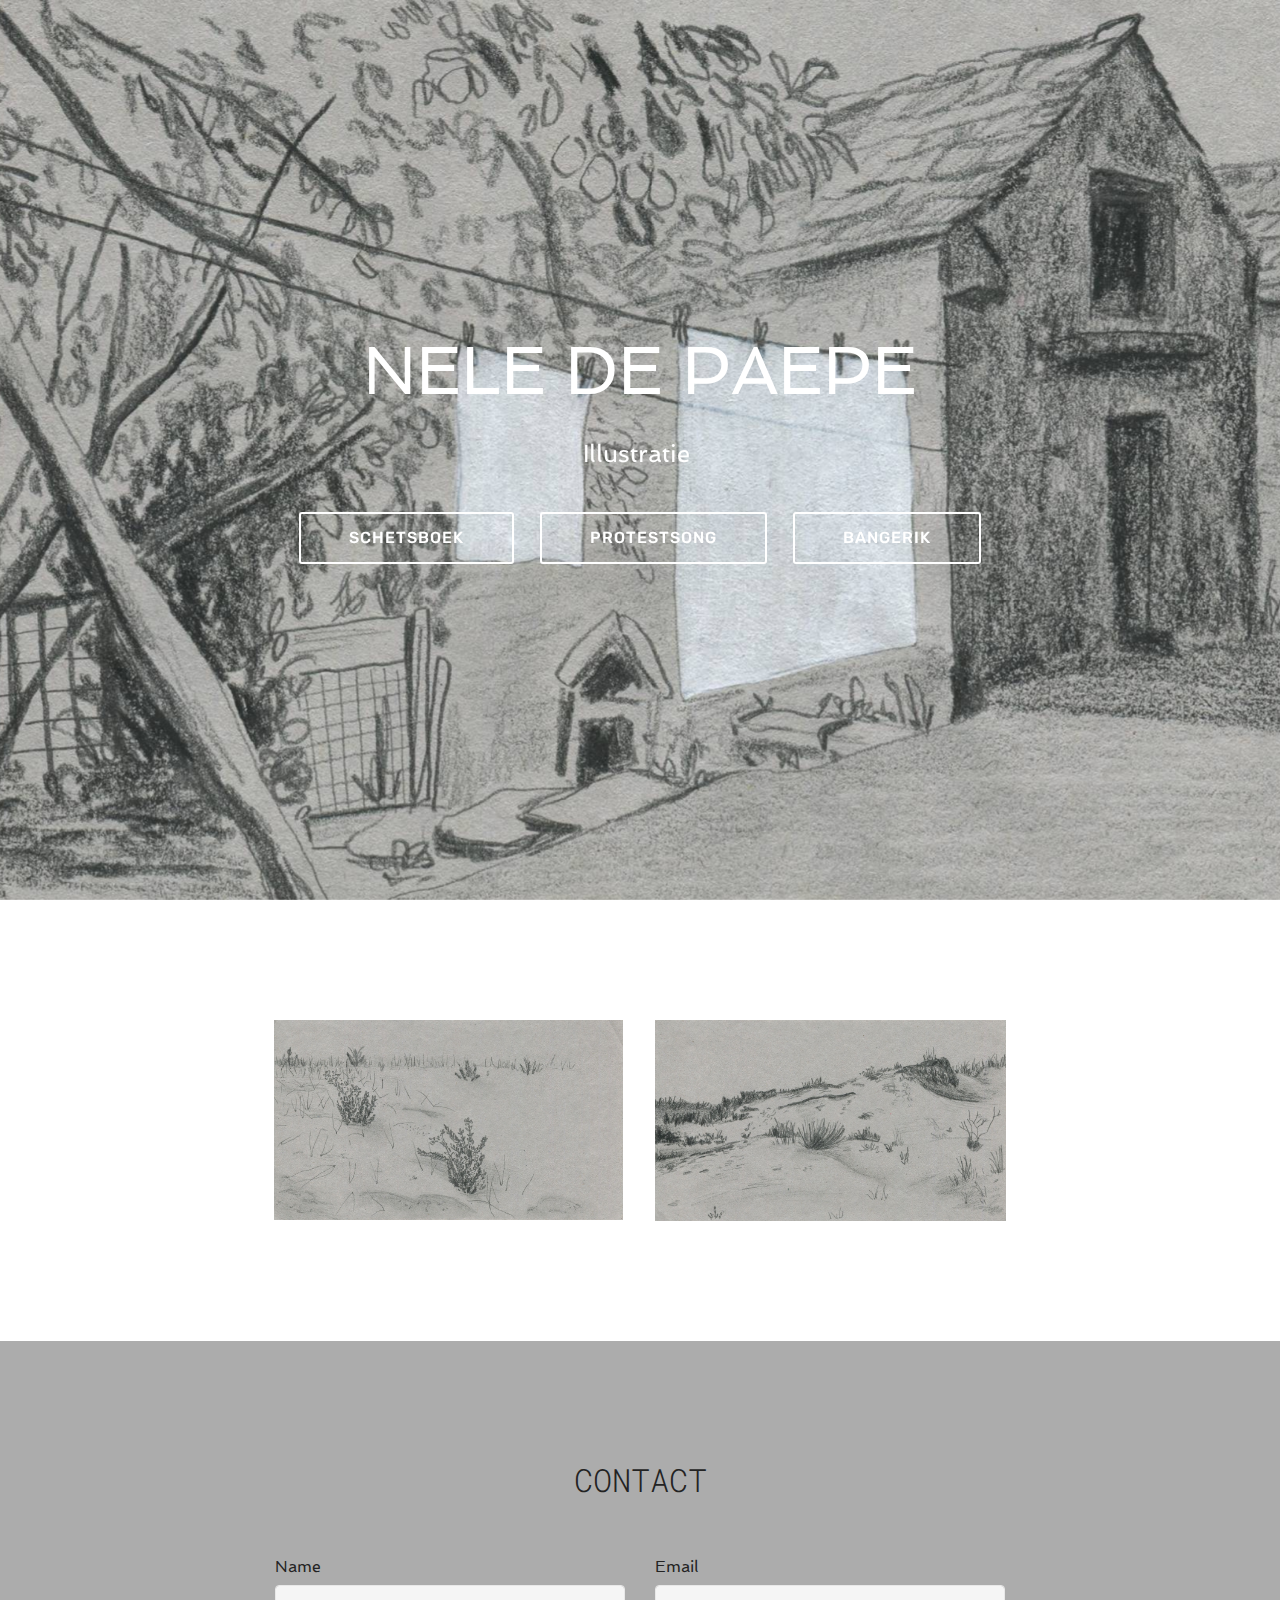
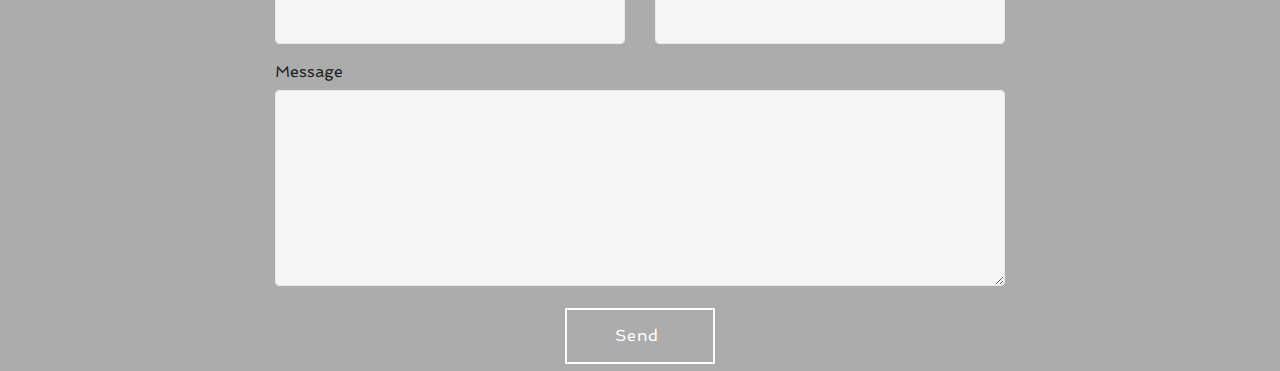
<file: index.html>
<!DOCTYPE html>
<html>
<head>
  <!-- Site made with Mobirise Website Builder v4.3.2, https://mobirise.com -->
  <meta charset="UTF-8">
  <meta http-equiv="X-UA-Compatible" content="IE=edge">
  <meta name="generator" content="Mobirise v4.3.2, mobirise.com">
  <meta name="viewport" content="width=device-width, initial-scale=1">
  <link rel="shortcut icon" href="assets/images/duinen1-128x73.png" type="image/x-icon">
  <meta name="description" content="">
  <title>Home</title>
  <link rel="stylesheet" href="assets/web/assets/mobirise-icons/mobirise-icons.css">
  <link rel="stylesheet" href="assets/tether/tether.min.css">
  <link rel="stylesheet" href="assets/bootstrap/css/bootstrap.min.css">
  <link rel="stylesheet" href="assets/bootstrap/css/bootstrap-grid.min.css">
  <link rel="stylesheet" href="assets/bootstrap/css/bootstrap-reboot.min.css">
  <link rel="stylesheet" href="assets/theme/css/style.css">
  <link rel="stylesheet" href="assets/mobirise/css/mbr-additional.css" type="text/css">
  
  
  
</head>
<body>

<!-- Google Analytics -->
<!-- Global site tag (gtag.js) - Google Analytics -->
<script async src="https://www.googletagmanager.com/gtag/js?id=UA-99967015-1"></script>
<script>
  window.dataLayer = window.dataLayer || [];
  function gtag(){dataLayer.push(arguments);}
  gtag('js', new Date());

  gtag('config', 'UA-99967015-1');
</script>
<!-- /Google Analytics -->


<section class="cid-qwTUQptsvD mbr-fullscreen mbr-parallax-background" id="header2-f" data-rv-view="1724">

    

    

    <div class="container align-center">
        <div class="row justify-content-md-center">
            <div class="mbr-white col-md-10">
                <h1 class="mbr-section-title mbr-bold pb-3 mbr-fonts-style display-1"><span style="font-weight: normal;">
                    NELE DE PAEPE</span></h1>
                
                <p class="mbr-text pb-3 mbr-fonts-style display-5">
                    Illustratie&nbsp;</p>
                <div class="mbr-section-btn"><a class="btn btn-md btn-white-outline display-4" href="page2.html" target="_blank">SCHETSBOEK</a>
                    <a class="btn btn-md btn-white-outline display-4" href="page4.html" target="_blank">PROTESTSONG<br></a> <a class="btn btn-md btn-white-outline display-4" href="page3.html" target="_blank">BANGERIK</a></div>
            </div>
        </div>
    </div>
    
</section>

<section class="engine"><a href="https://mobirise.co/f">free bootstrap builder</a></section><section class="cid-qxyJDXJs9Z" id="content15-m" data-rv-view="1727">
    
    <div class="container">
            <div class="media-container-row" style="width: 66%;">
                <div class="img-item item1" style="width: 104%;">
                    <div class="img-cont">
                        <img src="assets/images/duinen2-2317x1325.jpg" alt="" title="" media-simple="true">
                        
                    </div>

                </div>
                <div class="img-item">
                    <div class="img-cont">
                        <img src="assets/images/duinen1-2317x1325.jpg" alt="" title="" media-simple="true">
                        
                    </div>
                </div>
            </div>
    </div>
</section>

<section class="mbr-section form1 cid-qKWbHt8v5O" id="form1-14" data-rv-view="1729">

    

    
    <div class="container">
        <div class="row justify-content-center">
            <div class="title col-12 col-lg-8">
                <h2 class="mbr-section-title align-center pb-3 mbr-fonts-style display-2">
                    CONTACT</h2>
                
            </div>
        </div>
    </div>
    <div class="container">
        <div class="row justify-content-center">
            <div class="media-container-column col-lg-8" data-form-type="formoid">
                    <div data-form-alert="" hidden="">tip top</div>
            
                    <form class="mbr-form" action="https://mobirise.com/" method="post" data-form-title="Mobirise Form"><input type="hidden" data-form-email="true" value="vH6x3JsuSUWHpUlAO5XBzH2hjDV5Z57cqRdkRlj53epNjEgIxocwzEFMuS5tIcOYaj/Wg4Q7mVyk0yovRLegTroI53BEhaE2R5oQ7tz46cXFMhq4Amx8UAP/1jw19YU/">
                        <div class="row row-sm-offset">
                            <div class="col-md-4 multi-horizontal" data-for="name">
                                <div class="form-group">
                                    <label class="form-control-label mbr-fonts-style display-7" for="name-form1-14">Name</label>
                                    <input type="text" class="form-control" name="name" data-form-field="Name" required="" id="name-form1-14">
                                </div>
                            </div>
                            <div class="col-md-4 multi-horizontal" data-for="email">
                                <div class="form-group">
                                    <label class="form-control-label mbr-fonts-style display-7" for="email-form1-14">Email</label>
                                    <input type="email" class="form-control" name="email" data-form-field="Email" required="" id="email-form1-14">
                                </div>
                            </div>
                            
                        </div>
                        <div class="form-group" data-for="message">
                            <label class="form-control-label mbr-fonts-style display-7" for="message-form1-14">Message</label>
                            <textarea type="text" class="form-control" name="message" rows="7" data-form-field="Message" id="message-form1-14"></textarea>
                        </div>
            
                        <span class="input-group-btn"><button href="" type="submit" class="btn btn-form btn-primary-outline display-7">Send&nbsp;<br></button></span>
                    </form>
            </div>
        </div>
    </div>
</section>


  <script src="assets/web/assets/jquery/jquery.min.js"></script>
  <script src="assets/popper/popper.min.js"></script>
  <script src="assets/tether/tether.min.js"></script>
  <script src="assets/bootstrap/js/bootstrap.min.js"></script>
  <script src="assets/smooth-scroll/smooth-scroll.js"></script>
  <script src="assets/jarallax/jarallax.min.js"></script>
  <script src="assets/theme/js/script.js"></script>
  <script src="assets/formoid/formoid.min.js"></script>
  
  
</body>
</html>
</file>
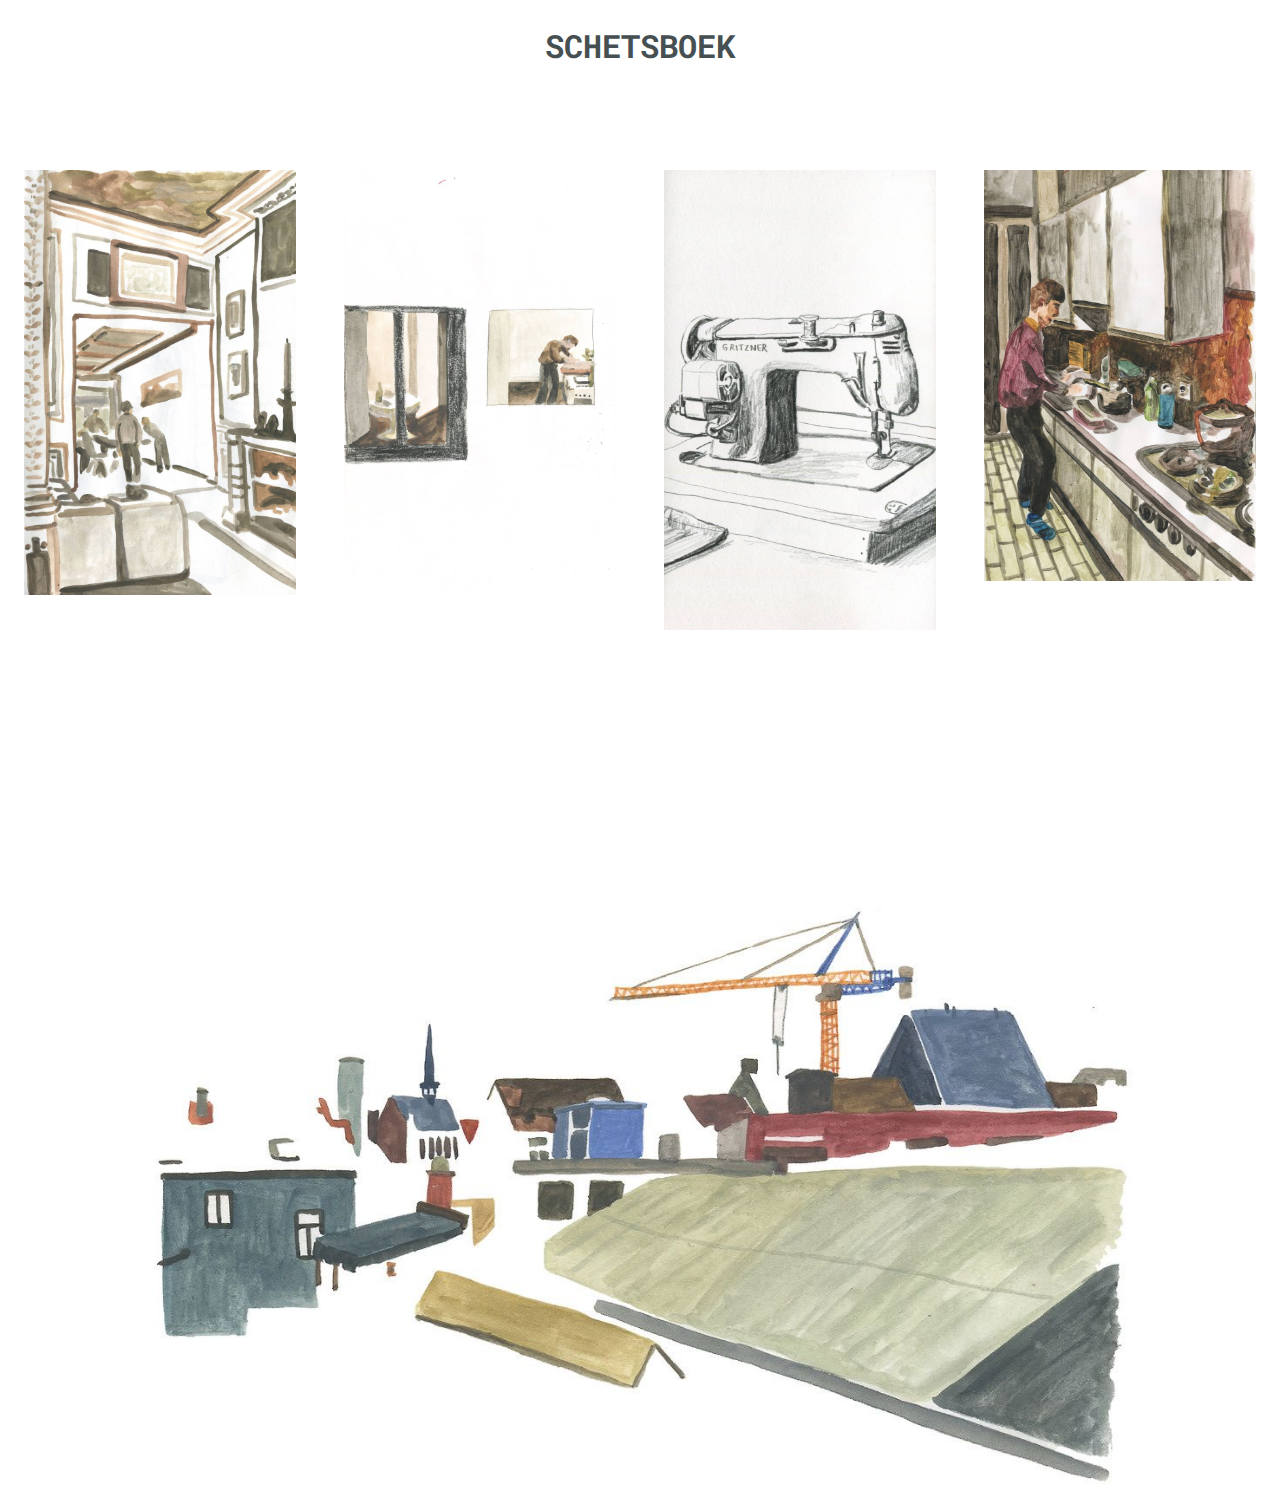
<file: page2.html>
<!DOCTYPE html>
<html>
<head>
  <!-- Site made with Mobirise Website Builder v4.3.2, https://mobirise.com -->
  <meta charset="UTF-8">
  <meta http-equiv="X-UA-Compatible" content="IE=edge">
  <meta name="generator" content="Mobirise v4.3.2, mobirise.com">
  <meta name="viewport" content="width=device-width, initial-scale=1">
  <link rel="shortcut icon" href="assets/images/duinen1-128x73.png" type="image/x-icon">
  <meta name="description" content="Website Builder Description">
  <title>schetsboek</title>
  <link rel="stylesheet" href="assets/web/assets/mobirise-icons/mobirise-icons.css">
  <link rel="stylesheet" href="assets/tether/tether.min.css">
  <link rel="stylesheet" href="assets/bootstrap/css/bootstrap.min.css">
  <link rel="stylesheet" href="assets/bootstrap/css/bootstrap-grid.min.css">
  <link rel="stylesheet" href="assets/bootstrap/css/bootstrap-reboot.min.css">
  <link rel="stylesheet" href="assets/theme/css/style.css">
  <link rel="stylesheet" href="assets/mobirise-gallery/style.css">
  <link rel="stylesheet" href="assets/mobirise/css/mbr-additional.css" type="text/css">
  
  
  
</head>
<body>

<!-- Google Analytics -->
<!-- Global site tag (gtag.js) - Google Analytics -->
<script async src="https://www.googletagmanager.com/gtag/js?id=UA-99967015-1"></script>
<script>
  window.dataLayer = window.dataLayer || [];
  function gtag(){dataLayer.push(arguments);}
  gtag('js', new Date());

  gtag('config', 'UA-99967015-1');
</script>
<!-- /Google Analytics -->


<section class="mbr-section content5 cid-qKW7WdxD2d" id="content5-10" data-rv-view="1732">

    

    

    <div class="container">
        <div class="media-container-row">
            <div class="title col-12 col-md-8">
                <h2 class="align-center mbr-bold mbr-white pb-3 mbr-fonts-style display-2">
                    SCHETSBOEK</h2>
                
                
                
            </div>
        </div>
    </div>
</section>

<section class="engine"><a href="https://mobirise.co/b">free website creator</a></section><section class="mbr-gallery mbr-slider-carousel cid-qKhTGqiwfU" id="gallery3-p" data-rv-view="1735">

    

    <div>
        <div><!-- Filter --><!-- Gallery --><div class="mbr-gallery-row"><div class="mbr-gallery-layout-default"><div><div><div class="mbr-gallery-item mbr-gallery-item--p3" data-video-url="false" data-tags="Animated"><div href="#lb-gallery3-p" data-slide-to="0" data-toggle="modal"><img src="assets/images/tumblr-p3sgihrnts1wn2l4ko1-1280-1-1227x1920-800x1251.jpg" alt=""><span class="icon-focus"></span></div></div><div class="mbr-gallery-item mbr-gallery-item--p3" data-video-url="false" data-tags="Animated"><div href="#lb-gallery3-p" data-slide-to="1" data-toggle="modal"><img src="assets/images/scan-50-b-1574x2425-800x1232.jpg" alt=""><span class="icon-focus"></span></div></div><div class="mbr-gallery-item mbr-gallery-item--p3" data-video-url="false" data-tags="Animated"><div href="#lb-gallery3-p" data-slide-to="2" data-toggle="modal"><img src="assets/images/tumblr-ootumkqpr51wn2l4ko1-1280-1136x1920-800x1352.jpg" alt=""><span class="icon-focus"></span></div></div><div class="mbr-gallery-item mbr-gallery-item--p3" data-video-url="false" data-tags="Animated"><div href="#lb-gallery3-p" data-slide-to="3" data-toggle="modal"><img src="assets/images/scan-49-b-1602x2423-800x1209.jpg" alt=""><span class="icon-focus"></span></div></div></div></div><div class="clearfix"></div></div></div><!-- Lightbox --><div data-app-prevent-settings="" class="mbr-slider modal fade carousel slide" tabindex="-1" data-keyboard="true" data-interval="false" id="lb-gallery3-p"><div class="modal-dialog"><div class="modal-content"><div class="modal-body"><div class="carousel-inner"><div class="carousel-item"><img src="assets/images/tumblr-p3sgihrnts1wn2l4ko1-1280-1-1227x1920.jpg" alt=""></div><div class="carousel-item"><img src="assets/images/scan-50-b-1574x2425.jpg" alt=""></div><div class="carousel-item"><img src="assets/images/tumblr-ootumkqpr51wn2l4ko1-1280-1136x1920.jpg" alt=""></div><div class="carousel-item active"><img src="assets/images/scan-49-b-1602x2423.jpg" alt=""></div></div><a class="carousel-control carousel-control-prev" role="button" data-slide="prev" href="#lb-gallery3-p"><span class="mbri-left mbr-iconfont" aria-hidden="true"></span><span class="sr-only">Previous</span></a><a class="carousel-control carousel-control-next" role="button" data-slide="next" href="#lb-gallery3-p"><span class="mbri-right mbr-iconfont" aria-hidden="true"></span><span class="sr-only">Next</span></a><a class="close" href="#" role="button" data-dismiss="modal"><span class="sr-only">Close</span></a></div></div></div></div></div>
    </div>

</section>

<section class="cid-qKWa7L9w1D" id="image2-13" data-rv-view="1754">

    

    <figure class="mbr-figure container">
        <div class="image-block" style="width: 100%;">
            <img src="assets/images/tumblr-oto7p6epze1wn2l4ko1-1281-1280x903.jpg" alt="Mobirise" title="" media-simple="true">
            
        </div>
    </figure>
</section>


  <script src="assets/web/assets/jquery/jquery.min.js"></script>
  <script src="assets/popper/popper.min.js"></script>
  <script src="assets/tether/tether.min.js"></script>
  <script src="assets/bootstrap/js/bootstrap.min.js"></script>
  <script src="assets/smooth-scroll/smooth-scroll.js"></script>
  <script src="assets/bootstrap-carousel-swipe/bootstrap-carousel-swipe.js"></script>
  <script src="assets/jquery-mb-vimeo_player/jquery.mb.vimeo_player.js"></script>
  <script src="assets/masonry/masonry.pkgd.min.js"></script>
  <script src="assets/imagesloaded/imagesloaded.pkgd.min.js"></script>
  <script src="assets/theme/js/script.js"></script>
  <script src="assets/mobirise-gallery/player.min.js"></script>
  <script src="assets/mobirise-gallery/script.js"></script>
  <script src="assets/mobirise-slider-video/script.js"></script>
  
  
</body>
</html>
</file>
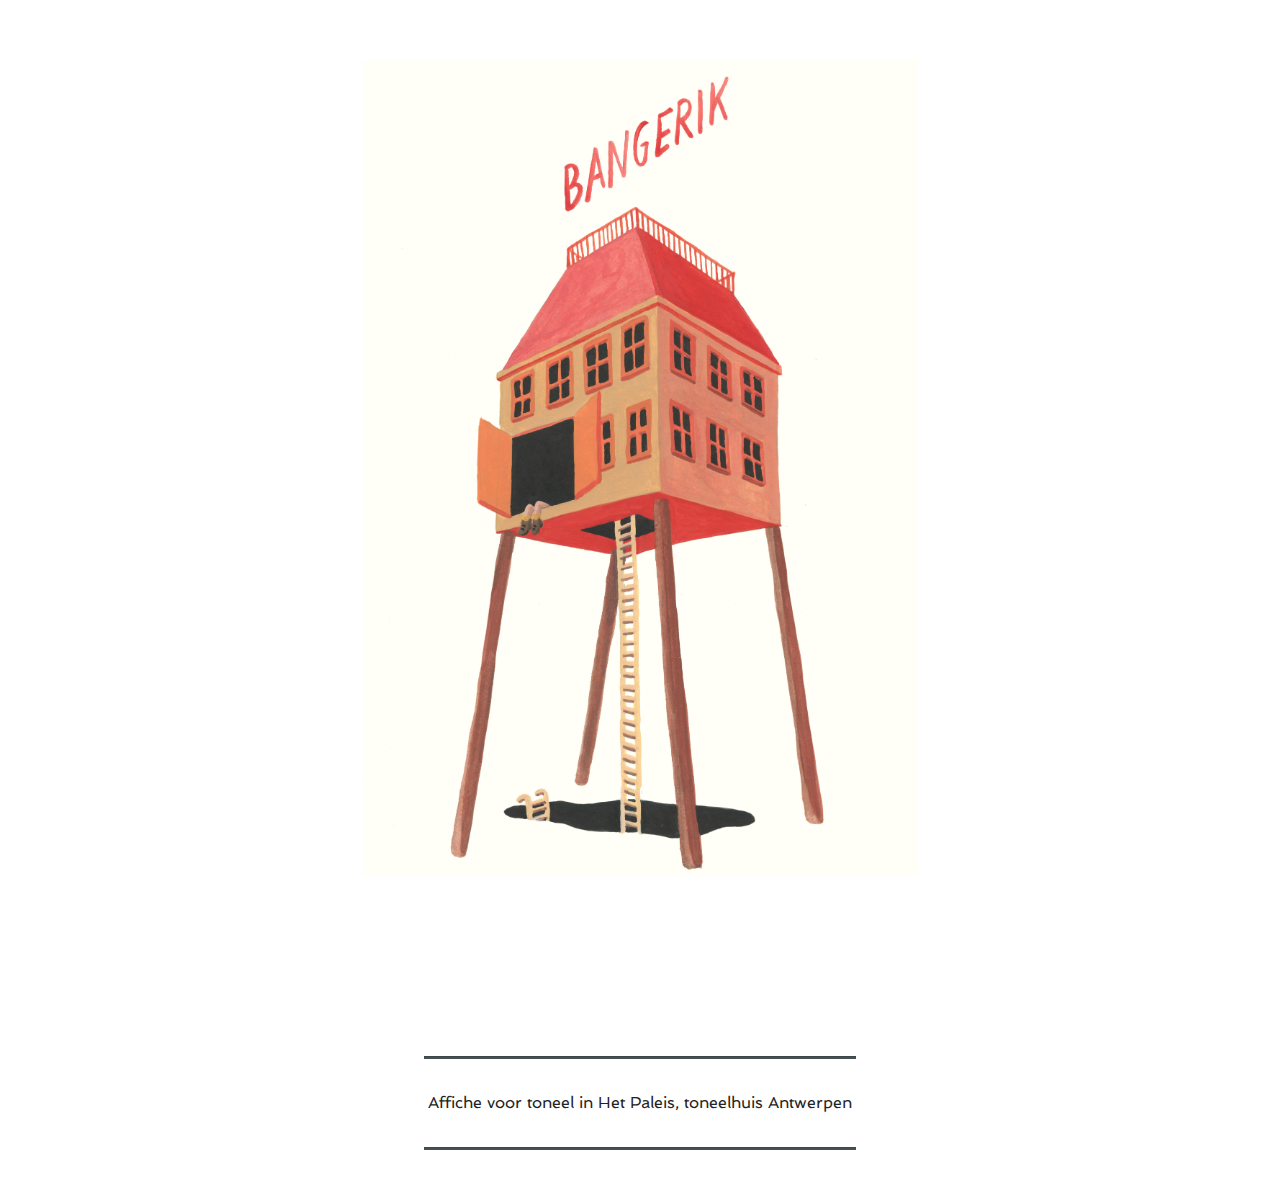
<file: page3.html>
<!DOCTYPE html>
<html>
<head>
  <!-- Site made with Mobirise Website Builder v4.3.2, https://mobirise.com -->
  <meta charset="UTF-8">
  <meta http-equiv="X-UA-Compatible" content="IE=edge">
  <meta name="generator" content="Mobirise v4.3.2, mobirise.com">
  <meta name="viewport" content="width=device-width, initial-scale=1">
  <link rel="shortcut icon" href="assets/images/duinen1-128x73.png" type="image/x-icon">
  <meta name="description" content="Web Page Builder Description">
  <title>bangerik</title>
  <link rel="stylesheet" href="assets/tether/tether.min.css">
  <link rel="stylesheet" href="assets/bootstrap/css/bootstrap.min.css">
  <link rel="stylesheet" href="assets/bootstrap/css/bootstrap-grid.min.css">
  <link rel="stylesheet" href="assets/bootstrap/css/bootstrap-reboot.min.css">
  <link rel="stylesheet" href="assets/theme/css/style.css">
  <link rel="stylesheet" href="assets/mobirise/css/mbr-additional.css" type="text/css">
  
  
  
</head>
<body>

<!-- Google Analytics -->
<!-- Global site tag (gtag.js) - Google Analytics -->
<script async src="https://www.googletagmanager.com/gtag/js?id=UA-99967015-1"></script>
<script>
  window.dataLayer = window.dataLayer || [];
  function gtag(){dataLayer.push(arguments);}
  gtag('js', new Date());

  gtag('config', 'UA-99967015-1');
</script>
<!-- /Google Analytics -->


<section class="cid-qKWeJ8FWO7" id="image2-18" data-rv-view="1772">

    

    <figure class="mbr-figure container">
        <div class="image-block" style="width: 50%;">
            <img src="assets/images/bangerik-6167x9064.jpg" alt="Mobirise" title="" media-simple="true">
            
        </div>
    </figure>
</section>

<section class="engine"><a href="https://mobirise.co/d">free website software</a></section><section class="mbr-section article content9 cid-qKWf2yVTl0" id="content9-1a" data-rv-view="1774">
    
     

    <div class="container">
        <div class="inner-container" style="width: 95%;">
            <hr class="line" style="width: 41%;">
            <div class="section-text align-center mbr-fonts-style display-7">Affiche voor toneel in Het Paleis, toneelhuis Antwerpen</div>
            <hr class="line" style="width: 41%;">
        </div>
        </div>
</section>


  <script src="assets/web/assets/jquery/jquery.min.js"></script>
  <script src="assets/popper/popper.min.js"></script>
  <script src="assets/tether/tether.min.js"></script>
  <script src="assets/bootstrap/js/bootstrap.min.js"></script>
  <script src="assets/smooth-scroll/smooth-scroll.js"></script>
  <script src="assets/theme/js/script.js"></script>
  
  
</body>
</html>
</file>
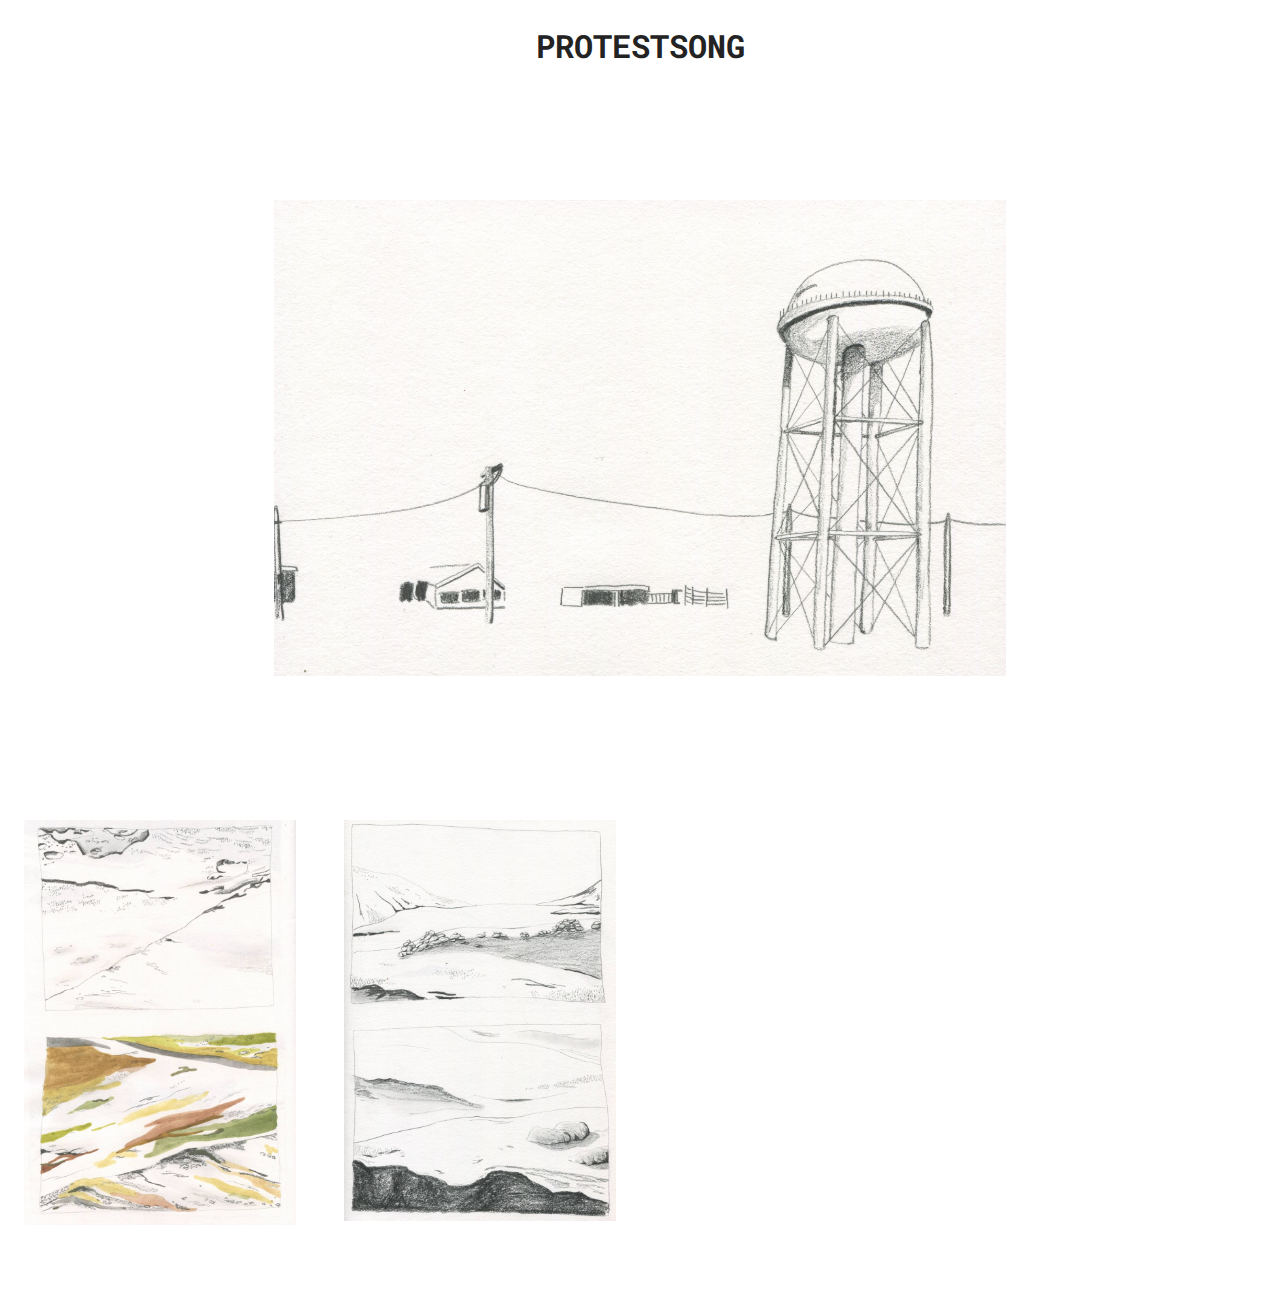
<file: page4.html>
<!DOCTYPE html>
<html>
<head>
  <!-- Site made with Mobirise Website Builder v4.3.2, https://mobirise.com -->
  <meta charset="UTF-8">
  <meta http-equiv="X-UA-Compatible" content="IE=edge">
  <meta name="generator" content="Mobirise v4.3.2, mobirise.com">
  <meta name="viewport" content="width=device-width, initial-scale=1">
  <link rel="shortcut icon" href="assets/images/duinen1-128x73.png" type="image/x-icon">
  <meta name="description" content="Website Creator Description">
  <title>protestsong</title>
  <link rel="stylesheet" href="assets/web/assets/mobirise-icons/mobirise-icons.css">
  <link rel="stylesheet" href="assets/tether/tether.min.css">
  <link rel="stylesheet" href="assets/bootstrap/css/bootstrap.min.css">
  <link rel="stylesheet" href="assets/bootstrap/css/bootstrap-grid.min.css">
  <link rel="stylesheet" href="assets/bootstrap/css/bootstrap-reboot.min.css">
  <link rel="stylesheet" href="assets/theme/css/style.css">
  <link rel="stylesheet" href="assets/mobirise-gallery/style.css">
  <link rel="stylesheet" href="assets/mobirise/css/mbr-additional.css" type="text/css">
  
  
  
</head>
<body>

<!-- Google Analytics -->
<!-- Global site tag (gtag.js) - Google Analytics -->
<script async src="https://www.googletagmanager.com/gtag/js?id=UA-99967015-1"></script>
<script>
  window.dataLayer = window.dataLayer || [];
  function gtag(){dataLayer.push(arguments);}
  gtag('js', new Date());

  gtag('config', 'UA-99967015-1');
</script>
<!-- /Google Analytics -->


<section class="mbr-section content5 cid-qKW8q28VJJ" id="content5-11" data-rv-view="1756">

    

    

    <div class="container">
        <div class="media-container-row">
            <div class="title col-12 col-md-8">
                <h2 class="align-center mbr-bold mbr-white pb-3 mbr-fonts-style display-2">
                    PROTESTSONG</h2>
                <h3 class="mbr-section-subtitle align-center mbr-light mbr-white pb-3 mbr-fonts-style display-4"></h3>
                
                
            </div>
        </div>
    </div>
</section>

<section class="engine"><a href="https://mobirise.co/m">bootstrap table</a></section><section class="cid-qKhXCV7i3V" id="image1-u" data-rv-view="1759">

    

    <figure class="mbr-figure container">
            <div class="image-block" style="width: 66%;">
                <img src="assets/images/scan-74-2800x1821.jpg" width="1400" alt="Mobirise" title="" media-simple="true">
                
            </div>
    </figure>
</section>

<section class="mbr-gallery mbr-slider-carousel cid-qKhW1eQxZa" id="gallery3-q" data-rv-view="1761">

    

    <div>
        <div><!-- Filter --><!-- Gallery --><div class="mbr-gallery-row"><div class="mbr-gallery-layout-default"><div><div><div class="mbr-gallery-item mbr-gallery-item--p3" data-video-url="false" data-tags="Awesome"><div href="#lb-gallery3-q" data-slide-to="0" data-toggle="modal"><img src="assets/images/scan-71-2000x2976-800x1190.jpg" alt=""><span class="icon-focus"></span></div></div><div class="mbr-gallery-item mbr-gallery-item--p3" data-video-url="false" data-tags="Awesome"><div href="#lb-gallery3-q" data-slide-to="1" data-toggle="modal"><img src="assets/images/scan-77-2000x2945-800x1178.jpg" alt=""><span class="icon-focus"></span></div></div></div></div><div class="clearfix"></div></div></div><!-- Lightbox --><div data-app-prevent-settings="" class="mbr-slider modal fade carousel slide" tabindex="-1" data-keyboard="true" data-interval="false" id="lb-gallery3-q"><div class="modal-dialog"><div class="modal-content"><div class="modal-body"><div class="carousel-inner"><div class="carousel-item"><img src="assets/images/scan-71-2000x2976.jpg" alt=""></div><div class="carousel-item active"><img src="assets/images/scan-77-2000x2945.jpg" alt=""></div></div><a class="carousel-control carousel-control-prev" role="button" data-slide="prev" href="#lb-gallery3-q"><span class="mbri-left mbr-iconfont" aria-hidden="true"></span><span class="sr-only">Previous</span></a><a class="carousel-control carousel-control-next" role="button" data-slide="next" href="#lb-gallery3-q"><span class="mbri-right mbr-iconfont" aria-hidden="true"></span><span class="sr-only">Next</span></a><a class="close" href="#" role="button" data-dismiss="modal"><span class="sr-only">Close</span></a></div></div></div></div></div>
    </div>

</section>


  <script src="assets/web/assets/jquery/jquery.min.js"></script>
  <script src="assets/popper/popper.min.js"></script>
  <script src="assets/tether/tether.min.js"></script>
  <script src="assets/bootstrap/js/bootstrap.min.js"></script>
  <script src="assets/smooth-scroll/smooth-scroll.js"></script>
  <script src="assets/bootstrap-carousel-swipe/bootstrap-carousel-swipe.js"></script>
  <script src="assets/jquery-mb-vimeo_player/jquery.mb.vimeo_player.js"></script>
  <script src="assets/masonry/masonry.pkgd.min.js"></script>
  <script src="assets/imagesloaded/imagesloaded.pkgd.min.js"></script>
  <script src="assets/theme/js/script.js"></script>
  <script src="assets/mobirise-gallery/player.min.js"></script>
  <script src="assets/mobirise-gallery/script.js"></script>
  <script src="assets/mobirise-slider-video/script.js"></script>
  
  
</body>
</html>
</file>
<file: assets/web/assets/mobirise-icons/mobirise-icons.css>
@font-face {
  font-family: 'MobiriseIcons';
  src:  url('mobirise-icons.eot?spat4u');
  src:  url('mobirise-icons.eot?spat4u#iefix') format('embedded-opentype'),
    url('mobirise-icons.ttf?spat4u') format('truetype'),
    url('mobirise-icons.woff?spat4u') format('woff'),
    url('mobirise-icons.svg?spat4u#MobiriseIcons') format('svg');
  font-weight: normal;
  font-style: normal;
}

[class^="mbri-"], [class*=" mbri-"] {
  /* use !important to prevent issues with browser extensions that change fonts */
  font-family: MobiriseIcons !important;
  speak: none;
  font-style: normal;
  font-weight: normal;
  font-variant: normal;
  text-transform: none;
  line-height: 1;

  /* Better Font Rendering =========== */
  -webkit-font-smoothing: antialiased;
  -moz-osx-font-smoothing: grayscale;
}

.mbri-add-submenu:before {
  content: "\e900";
}
.mbri-alert:before {
  content: "\e901";
}
.mbri-align-center:before {
  content: "\e902";
}
.mbri-align-justify:before {
  content: "\e903";
}
.mbri-align-left:before {
  content: "\e904";
}
.mbri-align-right:before {
  content: "\e905";
}
.mbri-android:before {
  content: "\e906";
}
.mbri-apple:before {
  content: "\e907";
}
.mbri-arrow-down:before {
  content: "\e908";
}
.mbri-arrow-next:before {
  content: "\e909";
}
.mbri-arrow-prev:before {
  content: "\e90a";
}
.mbri-arrow-up:before {
  content: "\e90b";
}
.mbri-bold:before {
  content: "\e90c";
}
.mbri-bookmark:before {
  content: "\e90d";
}
.mbri-bootstrap:before {
  content: "\e90e";
}
.mbri-briefcase:before {
  content: "\e90f";
}
.mbri-browse:before {
  content: "\e910";
}
.mbri-bulleted-list:before {
  content: "\e911";
}
.mbri-calendar:before {
  content: "\e912";
}
.mbri-camera:before {
  content: "\e913";
}
.mbri-cart-add:before {
  content: "\e914";
}
.mbri-cart-full:before {
  content: "\e915";
}
.mbri-cash:before {
  content: "\e916";
}
.mbri-change-style:before {
  content: "\e917";
}
.mbri-chat:before {
  content: "\e918";
}
.mbri-clock:before {
  content: "\e919";
}
.mbri-close:before {
  content: "\e91a";
}
.mbri-cloud:before {
  content: "\e91b";
}
.mbri-code:before {
  content: "\e91c";
}
.mbri-contact-form:before {
  content: "\e91d";
}
.mbri-credit-card:before {
  content: "\e91e";
}
.mbri-cursor-click:before {
  content: "\e91f";
}
.mbri-cust-feedback:before {
  content: "\e920";
}
.mbri-database:before {
  content: "\e921";
}
.mbri-delivery:before {
  content: "\e922";
}
.mbri-desktop:before {
  content: "\e923";
}
.mbri-devices:before {
  content: "\e924";
}
.mbri-down:before {
  content: "\e925";
}
.mbri-download:before {
  content: "\e989";
}
.mbri-drag-n-drop:before {
  content: "\e927";
}
.mbri-drag-n-drop2:before {
  content: "\e928";
}
.mbri-edit:before {
  content: "\e929";
}
.mbri-edit2:before {
  content: "\e92a";
}
.mbri-error:before {
  content: "\e92b";
}
.mbri-extension:before {
  content: "\e92c";
}
.mbri-features:before {
  content: "\e92d";
}
.mbri-file:before {
  content: "\e92e";
}
.mbri-flag:before {
  content: "\e92f";
}
.mbri-folder:before {
  content: "\e930";
}
.mbri-gift:before {
  content: "\e931";
}
.mbri-github:before {
  content: "\e932";
}
.mbri-globe:before {
  content: "\e933";
}
.mbri-globe-2:before {
  content: "\e934";
}
.mbri-growing-chart:before {
  content: "\e935";
}
.mbri-hearth:before {
  content: "\e936";
}
.mbri-help:before {
  content: "\e937";
}
.mbri-home:before {
  content: "\e938";
}
.mbri-hot-cup:before {
  content: "\e939";
}
.mbri-idea:before {
  content: "\e93a";
}
.mbri-image-gallery:before {
  content: "\e93b";
}
.mbri-image-slider:before {
  content: "\e93c";
}
.mbri-info:before {
  content: "\e93d";
}
.mbri-italic:before {
  content: "\e93e";
}
.mbri-key:before {
  content: "\e93f";
}
.mbri-laptop:before {
  content: "\e940";
}
.mbri-layers:before {
  content: "\e941";
}
.mbri-left-right:before {
  content: "\e942";
}
.mbri-left:before {
  content: "\e943";
}
.mbri-letter:before {
  content: "\e944";
}
.mbri-like:before {
  content: "\e945";
}
.mbri-link:before {
  content: "\e946";
}
.mbri-lock:before {
  content: "\e947";
}
.mbri-login:before {
  content: "\e948";
}
.mbri-logout:before {
  content: "\e949";
}
.mbri-magic-stick:before {
  content: "\e94a";
}
.mbri-map-pin:before {
  content: "\e94b";
}
.mbri-menu:before {
  content: "\e94c";
}
.mbri-mobile:before {
  content: "\e94d";
}
.mbri-mobile2:before {
  content: "\e94e";
}
.mbri-mobirise:before {
  content: "\e94f";
}
.mbri-more-horizontal:before {
  content: "\e950";
}
.mbri-more-vertical:before {
  content: "\e951";
}
.mbri-music:before {
  content: "\e952";
}
.mbri-new-file:before {
  content: "\e953";
}
.mbri-numbered-list:before {
  content: "\e954";
}
.mbri-opened-folder:before {
  content: "\e955";
}
.mbri-pages:before {
  content: "\e956";
}
.mbri-paper-plane:before {
  content: "\e957";
}
.mbri-paperclip:before {
  content: "\e958";
}
.mbri-photo:before {
  content: "\e959";
}
.mbri-photos:before {
  content: "\e95a";
}
.mbri-pin:before {
  content: "\e95b";
}
.mbri-play:before {
  content: "\e95c";
}
.mbri-plus:before {
  content: "\e95d";
}
.mbri-preview:before {
  content: "\e95e";
}
.mbri-print:before {
  content: "\e95f";
}
.mbri-protect:before {
  content: "\e960";
}
.mbri-question:before {
  content: "\e961";
}
.mbri-quote-left:before {
  content: "\e962";
}
.mbri-quote-right:before {
  content: "\e963";
}
.mbri-refresh:before {
  content: "\e964";
}
.mbri-responsive:before {
  content: "\e965";
}
.mbri-right:before {
  content: "\e966";
}
.mbri-rocket:before {
  content: "\e967";
}
.mbri-sad-face:before {
  content: "\e968";
}
.mbri-sale:before {
  content: "\e969";
}
.mbri-save:before {
  content: "\e96a";
}
.mbri-search:before {
  content: "\e96b";
}
.mbri-setting:before {
  content: "\e96c";
}
.mbri-setting2:before {
  content: "\e96d";
}
.mbri-setting3:before {
  content: "\e96e";
}
.mbri-share:before {
  content: "\e96f";
}
.mbri-shopping-bag:before {
  content: "\e970";
}
.mbri-shopping-basket:before {
  content: "\e971";
}
.mbri-shopping-cart:before {
  content: "\e972";
}
.mbri-sites:before {
  content: "\e973";
}
.mbri-smile-face:before {
  content: "\e974";
}
.mbri-speed:before {
  content: "\e975";
}
.mbri-star:before {
  content: "\e976";
}
.mbri-success:before {
  content: "\e977";
}
.mbri-sun:before {
  content: "\e978";
}
.mbri-sun2:before {
  content: "\e979";
}
.mbri-tablet:before {
  content: "\e97a";
}
.mbri-tablet-vertical:before {
  content: "\e97b";
}
.mbri-target:before {
  content: "\e97c";
}
.mbri-timer:before {
  content: "\e97d";
}
.mbri-to-ftp:before {
  content: "\e97e";
}
.mbri-to-local-drive:before {
  content: "\e97f";
}
.mbri-touch-swipe:before {
  content: "\e980";
}
.mbri-touch:before {
  content: "\e981";
}
.mbri-trash:before {
  content: "\e982";
}
.mbri-underline:before {
  content: "\e983";
}
.mbri-unlink:before {
  content: "\e984";
}
.mbri-unlock:before {
  content: "\e985";
}
.mbri-up-down:before {
  content: "\e986";
}
.mbri-up:before {
  content: "\e987";
}
.mbri-update:before {
  content: "\e988";
}
.mbri-upload:before {
 content: "\e926"; 
}
.mbri-user:before {
  content: "\e98a";
}
.mbri-user2:before {
  content: "\e98b";
}
.mbri-users:before {
  content: "\e98c";
}
.mbri-video:before {
  content: "\e98d";
}
.mbri-video-play:before {
  content: "\e98e";
}
.mbri-watch:before {
  content: "\e98f";
}
.mbri-website-theme:before {
  content: "\e990";
}
.mbri-wifi:before {
  content: "\e991";
}
.mbri-windows:before {
  content: "\e992";
}
.mbri-zoom-out:before {
  content: "\e993";
}
.mbri-redo:before {
  content: "\e994";
}
.mbri-undo:before {
  content: "\e995";
}
</file>
<file: assets/theme/css/style.css>
/*!
 * Mobirise v4 theme (https://mobirise.com/)
 * Copyright 2017 Mobirise
 */
section {
  background-color: #eeeeee; }

section,
.container,
.container-fluid {
  position: relative;
  word-wrap: break-word; }

a.mbr-iconfont:hover {
  text-decoration: none; }

.article .lead p, .article .lead ul, .article .lead ol, .article .lead pre, .article .lead blockquote {
  margin-bottom: 0; }

a {
  font-style: normal;
  font-weight: 400;
  cursor: pointer; }
  a, a:hover {
    text-decoration: none; }

figure {
  margin-bottom: 0; }

body {
  color: #232323; }

h1, h2, h3, h4, h5, h6,
.h1, .h2, .h3, .h4, .h5, .h6,
.display-1, .display-2, .display-3, .display-4 {
  line-height: 1;
  word-break: break-word;
  word-wrap: break-word; }

b, strong {
  font-weight: bold; }

blockquote {
  padding: 10px 0 10px 20px;
  position: relative;
  border-left: 2px solid;
  border-color: #ff3366; }

input:-webkit-autofill, input:-webkit-autofill:hover, input:-webkit-autofill:focus, input:-webkit-autofill:active {
  transition-delay: 9999s;
  transition-property: background-color, color; }

textarea[type="hidden"] {
  display: none; }

body {
  position: relative; }

section {
  background-position: 50% 50%;
  background-repeat: no-repeat;
  background-size: cover; }
  section .mbr-background-video,
  section .mbr-background-video-preview {
    position: absolute;
    bottom: 0;
    left: 0;
    right: 0;
    top: 0; }

.hidden {
  visibility: hidden; }

.mbr-z-index20 {
  z-index: 20; }

/*! Base colors */
.mbr-white {
  color: #ffffff; }

.mbr-black {
  color: #000000; }

.mbr-bg-white {
  background-color: #ffffff; }

.mbr-bg-black {
  background-color: #000000; }

/*! Text-aligns */
.align-left {
  text-align: left; }

.align-center {
  text-align: center; }

.align-right {
  text-align: right; }

@media (max-width: 767px) {
  .align-left, .align-center, .align-right, .mbr-section-btn, .mbr-section-title {
    text-align: center; } }
/*! Font-weight  */
.mbr-light {
  font-weight: 300; }

.mbr-regular {
  font-weight: 400; }

.mbr-semibold {
  font-weight: 500; }

.mbr-bold {
  font-weight: 700; }

/*! Media  */
.media-size-item {
  -webkit-flex: 1 1 auto;
  -moz-flex: 1 1 auto;
  -ms-flex: 1 1 auto;
  -o-flex: 1 1 auto;
  flex: 1 1 auto; }

.media-content {
  -webkit-flex-basis: 100%;
  flex-basis: 100%; }

.media-container-row {
  display: -ms-flexbox;
  display: -webkit-flex;
  display: flex;
  -webkit-flex-direction: row;
  -ms-flex-direction: row;
  flex-direction: row;
  -webkit-flex-wrap: wrap;
  -ms-flex-wrap: wrap;
  flex-wrap: wrap;
  -webkit-justify-content: center;
  -ms-flex-pack: center;
  justify-content: center;
  -webkit-align-content: center;
  -ms-flex-line-pack: center;
  align-content: center;
  -webkit-align-items: start;
  -ms-flex-align: start;
  align-items: start; }
  .media-container-row .media-size-item {
    width: 400px; }

.media-container-column {
  display: -ms-flexbox;
  display: -webkit-flex;
  display: flex;
  -webkit-flex-direction: column;
  -ms-flex-direction: column;
  flex-direction: column;
  -webkit-flex-wrap: wrap;
  -ms-flex-wrap: wrap;
  flex-wrap: wrap;
  -webkit-justify-content: center;
  -ms-flex-pack: center;
  justify-content: center;
  -webkit-align-content: center;
  -ms-flex-line-pack: center;
  align-content: center;
  -webkit-align-items: stretch;
  -ms-flex-align: stretch;
  align-items: stretch; }
  .media-container-column > * {
    width: 100%; }

@media (min-width: 992px) {
  .media-container-row {
    -webkit-flex-wrap: nowrap;
    -ms-flex-wrap: nowrap;
    flex-wrap: nowrap; } }
figure {
  overflow: hidden; }

figure[mbr-media-size] {
  transition: width 0.1s; }

.mbr-figure img, .mbr-figure iframe {
  display: block;
  width: 100%; }

.card {
  background-color: transparent;
  border: none; }

.card-img {
  text-align: center;
  flex-shrink: 0; }

.media {
  max-width: 100%;
  margin: 0 auto; }

.mbr-figure {
  -ms-flex-item-align: center;
  -ms-grid-row-align: center;
  -webkit-align-self: center;
  align-self: center; }

.media-container > div {
  max-width: 100%; }

.mbr-figure img, .card-img img {
  width: 100%; }

@media (max-width: 991px) {
  .media-size-item {
    width: auto !important; }

  .media {
    width: auto; }

  .mbr-figure {
    width: 100% !important; } }
/*! Buttons */
.mbr-section-btn {
  margin-left: -.25rem;
  margin-right: -.25rem;
  font-size: 0; }

nav .mbr-section-btn {
  margin-left: 0rem;
  margin-right: 0rem; }

/*! Btn icon margin */
.btn .mbr-iconfont, .btn.btn-sm .mbr-iconfont {
  cursor: pointer;
  margin-right: 0.5rem; }

.btn.btn-md .mbr-iconfont, .btn.btn-md .mbr-iconfont {
  margin-right: 0.8rem; }

.mbr-regular {
  font-weight: 400; }

.mbr-semibold {
  font-weight: 500; }

.mbr-bold {
  font-weight: 700; }

[type="submit"] {
  -webkit-appearance: none; }

/*! Full-screen */
.mbr-fullscreen .mbr-overlay {
  min-height: 100vh; }

.mbr-fullscreen {
  display: flex;
  display: -webkit-flex;
  display: -moz-flex;
  display: -ms-flex;
  display: -o-flex;
  align-items: center;
  -webkit-align-items: center;
  min-height: 100vh;
  padding-top: 3rem;
  padding-bottom: 3rem; }

/*! Map */
.map {
  height: 25rem;
  position: relative; }
  .map iframe {
    width: 100%;
    height: 100%; }

/* Form */
.form-asterisk {
  font-family: initial;
  position: absolute;
  top: -2px;
  font-weight: normal; }

/*! Scroll to top arrow */
.mbr-arrow-up {
  bottom: 25px;
  right: 90px;
  position: fixed;
  text-align: right;
  z-index: 5000;
  color: #ffffff;
  font-size: 32px;
  transform: rotate(180deg);
  -webkit-transform: rotate(180deg); }

.mbr-arrow-up a {
  background: rgba(0, 0, 0, 0.2);
  border-radius: 3px;
  color: #fff;
  display: inline-block;
  height: 60px;
  width: 60px;
  outline-style: none !important;
  position: relative;
  text-decoration: none;
  transition: all .3s ease-in-out;
  cursor: pointer;
  text-align: center; }
  .mbr-arrow-up a:hover {
    background-color: rgba(0, 0, 0, 0.4); }
  .mbr-arrow-up a i {
    line-height: 60px; }

.mbr-arrow-up-icon {
  display: block;
  color: #fff; }

.mbr-arrow-up-icon::before {
  content: "\203a";
  display: inline-block;
  font-family: serif;
  font-size: 32px;
  line-height: 1;
  font-style: normal;
  position: relative;
  top: 6px;
  left: -4px;
  -webkit-transform: rotate(-90deg);
  transform: rotate(-90deg); }

/*! Arrow Down */
.mbr-arrow {
  position: absolute;
  bottom: 45px;
  left: 50%;
  width: 60px;
  height: 60px;
  cursor: pointer;
  background-color: rgba(80, 80, 80, 0.5);
  border-radius: 50%;
  -webkit-transform: translateX(-50%);
  transform: translateX(-50%); }
  .mbr-arrow > a {
    display: inline-block;
    text-decoration: none;
    outline-style: none;
    -webkit-animation: arrowdown 1.7s ease-in-out infinite;
    animation: arrowdown 1.7s ease-in-out infinite; }
    .mbr-arrow > a > i {
      position: absolute;
      top: -2px;
      left: 15px;
      font-size: 2rem; }

@keyframes arrowdown {
  0% {
    transform: translateY(0px);
    -webkit-transform: translateY(0px); }
  50% {
    transform: translateY(-5px);
    -webkit-transform: translateY(-5px); }
  100% {
    transform: translateY(0px);
    -webkit-transform: translateY(0px); } }
@-webkit-keyframes arrowdown {
  0% {
    transform: translateY(0px);
    -webkit-transform: translateY(0px); }
  50% {
    transform: translateY(-5px);
    -webkit-transform: translateY(-5px); }
  100% {
    transform: translateY(0px);
    -webkit-transform: translateY(0px); } }
@media (max-width: 500px) {
  .mbr-arrow-up {
    left: 50%;
    right: auto;
    transform: translateX(-50%) rotate(180deg);
    -webkit-transform: translateX(-50%) rotate(180deg); } }
/*Gradients animation*/
@keyframes gradient-animation {
  from {
    background-position: 0% 100%;
    animation-timing-function: ease-in-out; }
  to {
    background-position: 100% 0%;
    animation-timing-function: ease-in-out; } }
@-webkit-keyframes gradient-animation {
  from {
    background-position: 0% 100%;
    animation-timing-function: ease-in-out; }
  to {
    background-position: 100% 0%;
    animation-timing-function: ease-in-out; } }
.bg-gradient {
  background-size: 200% 200%;
  animation: gradient-animation 5s infinite alternate;
  -webkit-animation: gradient-animation 5s infinite alternate; }

.menu .navbar-brand {
  display: -webkit-flex; }
  .menu .navbar-brand span {
    display: flex;
    display: -webkit-flex; }
  .menu .navbar-brand .navbar-caption-wrap {
    display: -webkit-flex; }
  .menu .navbar-brand .navbar-logo img {
    display: -webkit-flex; }
@media (min-width: 768px) and (max-width: 991px) {
  .menu .navbar-toggleable-sm .navbar-nav {
    display: -webkit-box;
    display: -webkit-flex;
    display: -ms-flexbox; } }
@media (min-width: 992px) {
  .menu .navbar-nav.nav-dropdown {
    display: -webkit-flex; }
  .menu .navbar-toggleable-sm .navbar-collapse {
    display: -webkit-flex !important; } }

/*# sourceMappingURL=style.css.map */
.engine {
	position: absolute;
	text-indent: -2400px;
	text-align: center;
	padding: 0;
	top: 0;
	left: -2400px;
}
</file>
<file: assets/mobirise/css/mbr-additional.css>
@import url(https://fonts.googleapis.com/css?family=Spinnaker:400);
@import url(https://fonts.googleapis.com/css?family=Roboto+Mono:100,100i,300,300i,400,400i,500,500i,700,700i);
@import url(https://fonts.googleapis.com/css?family=Rubik:300,300i,400,400i,500,500i,700,700i,900,900i);





body {
  font-style: normal;
  line-height: 1.5;
}
.mbr-section-title {
  font-style: normal;
  line-height: 1.2;
}
.mbr-section-subtitle {
  line-height: 1.3;
}
.mbr-text {
  font-style: normal;
  line-height: 1.6;
}
.display-1 {
  font-family: 'Spinnaker', sans-serif;
  font-size: 4.25rem;
}
.display-1 > .mbr-iconfont {
  font-size: 6.8rem;
}
.display-2 {
  font-family: 'Roboto Mono', monospace;
  font-size: 2rem;
}
.display-2 > .mbr-iconfont {
  font-size: 3.2rem;
}
.display-4 {
  font-family: 'Rubik', sans-serif;
  font-size: 1rem;
}
.display-4 > .mbr-iconfont {
  font-size: 1.6rem;
}
.display-5 {
  font-family: 'Spinnaker', sans-serif;
  font-size: 1.5rem;
}
.display-5 > .mbr-iconfont {
  font-size: 2.4rem;
}
.display-7 {
  font-family: 'Spinnaker', sans-serif;
  font-size: 1rem;
}
.display-7 > .mbr-iconfont {
  font-size: 1.6rem;
}
/* ---- Fluid typography for mobile devices ---- */
/* 1.4 - font scale ratio ( bootstrap == 1.42857 ) */
/* 100vw - current viewport width */
/* (48 - 20)  48 == 48rem == 768px, 20 == 20rem == 320px(minimal supported viewport) */
/* 0.65 - min scale variable, may vary */
@media (max-width: 768px) {
  .display-1 {
    font-size: 3.4rem;
    font-size: calc( 2.1374999999999997rem + (4.25 - 2.1374999999999997) * ((100vw - 20rem) / (48 - 20)));
    line-height: calc( 1.4 * (2.1374999999999997rem + (4.25 - 2.1374999999999997) * ((100vw - 20rem) / (48 - 20))));
  }
  .display-2 {
    font-size: 1.6rem;
    font-size: calc( 1.35rem + (2 - 1.35) * ((100vw - 20rem) / (48 - 20)));
    line-height: calc( 1.4 * (1.35rem + (2 - 1.35) * ((100vw - 20rem) / (48 - 20))));
  }
  .display-4 {
    font-size: 0.8rem;
    font-size: calc( 1rem + (1 - 1) * ((100vw - 20rem) / (48 - 20)));
    line-height: calc( 1.4 * (1rem + (1 - 1) * ((100vw - 20rem) / (48 - 20))));
  }
  .display-5 {
    font-size: 1.2rem;
    font-size: calc( 1.175rem + (1.5 - 1.175) * ((100vw - 20rem) / (48 - 20)));
    line-height: calc( 1.4 * (1.175rem + (1.5 - 1.175) * ((100vw - 20rem) / (48 - 20))));
  }
}
/* Buttons */
.btn {
  font-weight: 500;
  border-width: 2px;
  font-style: normal;
  letter-spacing: 1px;
  margin: .4rem .8rem;
  white-space: normal;
  -webkit-transition: all 0.3s ease-in-out;
  -moz-transition: all 0.3s ease-in-out;
  transition: all 0.3s ease-in-out;
  padding: 1rem 3rem;
  border-radius: 3px;
  display: inline-flex;
  align-items: center;
  justify-content: center;
  word-break: break-word;
}
.btn-sm {
  font-weight: 500;
  letter-spacing: 1px;
  -webkit-transition: all 0.3s ease-in-out;
  -moz-transition: all 0.3s ease-in-out;
  transition: all 0.3s ease-in-out;
  padding: 0.6rem 1.5rem;
  border-radius: 3px;
}
.btn-md {
  font-weight: 500;
  letter-spacing: 1px;
  margin: .4rem .8rem !important;
  -webkit-transition: all 0.3s ease-in-out;
  -moz-transition: all 0.3s ease-in-out;
  transition: all 0.3s ease-in-out;
  padding: 1rem 3rem;
  border-radius: 3px;
}
.btn-lg {
  font-weight: 500;
  letter-spacing: 1px;
  margin: .4rem .8rem !important;
  -webkit-transition: all 0.3s ease-in-out;
  -moz-transition: all 0.3s ease-in-out;
  transition: all 0.3s ease-in-out;
  padding: 1.2rem 3.2rem;
  border-radius: 3px;
}
.bg-primary {
  background-color: #ffffff !important;
}
.bg-success {
  background-color: #ffffff !important;
}
.bg-info {
  background-color: #ffffff !important;
}
.bg-warning {
  background-color: #ffffff !important;
}
.bg-danger {
  background-color: #ffffff !important;
}
.btn-primary,
.btn-primary:active {
  background-color: #ffffff;
  border-color: #ffffff;
  color: #ffffff;
}
.btn-primary:hover,
.btn-primary:focus,
.btn-primary.focus,
.btn-primary.active {
  color: #ffffff;
  background-color: #d4d4d4;
  border-color: #d4d4d4;
}
.btn-primary.disabled,
.btn-primary:disabled {
  color: #ffffff !important;
  background-color: #d4d4d4 !important;
  border-color: #d4d4d4 !important;
}
.btn-secondary,
.btn-secondary:active {
  background-color: #ffffff;
  border-color: #ffffff;
  color: #ffffff;
}
.btn-secondary:hover,
.btn-secondary:focus,
.btn-secondary.focus,
.btn-secondary.active {
  color: #ffffff;
  background-color: #d4d4d4;
  border-color: #d4d4d4;
}
.btn-secondary.disabled,
.btn-secondary:disabled {
  color: #ffffff !important;
  background-color: #d4d4d4 !important;
  border-color: #d4d4d4 !important;
}
.btn-info,
.btn-info:active {
  background-color: #ffffff;
  border-color: #ffffff;
  color: #ffffff;
}
.btn-info:hover,
.btn-info:focus,
.btn-info.focus,
.btn-info.active {
  color: #ffffff;
  background-color: #d4d4d4;
  border-color: #d4d4d4;
}
.btn-info.disabled,
.btn-info:disabled {
  color: #ffffff !important;
  background-color: #d4d4d4 !important;
  border-color: #d4d4d4 !important;
}
.btn-success,
.btn-success:active {
  background-color: #ffffff;
  border-color: #ffffff;
  color: #ffffff;
}
.btn-success:hover,
.btn-success:focus,
.btn-success.focus,
.btn-success.active {
  color: #ffffff;
  background-color: #d4d4d4;
  border-color: #d4d4d4;
}
.btn-success.disabled,
.btn-success:disabled {
  color: #ffffff !important;
  background-color: #d4d4d4 !important;
  border-color: #d4d4d4 !important;
}
.btn-warning,
.btn-warning:active {
  background-color: #ffffff;
  border-color: #ffffff;
  color: #ffffff;
}
.btn-warning:hover,
.btn-warning:focus,
.btn-warning.focus,
.btn-warning.active {
  color: #ffffff;
  background-color: #d4d4d4;
  border-color: #d4d4d4;
}
.btn-warning.disabled,
.btn-warning:disabled {
  color: #ffffff !important;
  background-color: #d4d4d4 !important;
  border-color: #d4d4d4 !important;
}
.btn-danger,
.btn-danger:active {
  background-color: #ffffff;
  border-color: #ffffff;
  color: #ffffff;
}
.btn-danger:hover,
.btn-danger:focus,
.btn-danger.focus,
.btn-danger.active {
  color: #ffffff;
  background-color: #d4d4d4;
  border-color: #d4d4d4;
}
.btn-danger.disabled,
.btn-danger:disabled {
  color: #ffffff !important;
  background-color: #d4d4d4 !important;
  border-color: #d4d4d4 !important;
}
.btn-white {
  color: #333333 !important;
}
.btn-white,
.btn-white:active {
  background-color: #ffffff;
  border-color: #ffffff;
  color: #ffffff;
}
.btn-white:hover,
.btn-white:focus,
.btn-white.focus,
.btn-white.active {
  color: #ffffff;
  background-color: #d4d4d4;
  border-color: #d4d4d4;
}
.btn-white.disabled,
.btn-white:disabled {
  color: #ffffff !important;
  background-color: #d4d4d4 !important;
  border-color: #d4d4d4 !important;
}
.btn-black,
.btn-black:active {
  background-color: #333333;
  border-color: #333333;
  color: #ffffff;
}
.btn-black:hover,
.btn-black:focus,
.btn-black.focus,
.btn-black.active {
  color: #ffffff;
  background-color: #0d0d0d;
  border-color: #0d0d0d;
}
.btn-black.disabled,
.btn-black:disabled {
  color: #ffffff !important;
  background-color: #0d0d0d !important;
  border-color: #0d0d0d !important;
}
.btn-primary-outline,
.btn-primary-outline:active {
  background: none;
  border-color: #ffffff;
  color: #ffffff;
}
.btn-primary-outline:hover,
.btn-primary-outline:focus,
.btn-primary-outline.focus,
.btn-primary-outline.active {
  color: #ffffff;
  background-color: #ffffff;
  border-color: #ffffff;
}
.btn-primary-outline.disabled,
.btn-primary-outline:disabled {
  color: #ffffff !important;
  background-color: #ffffff !important;
  border-color: #ffffff !important;
}
.btn-secondary-outline,
.btn-secondary-outline:active {
  background: none;
  border-color: #ffffff;
  color: #ffffff;
}
.btn-secondary-outline:hover,
.btn-secondary-outline:focus,
.btn-secondary-outline.focus,
.btn-secondary-outline.active {
  color: #ffffff;
  background-color: #ffffff;
  border-color: #ffffff;
}
.btn-secondary-outline.disabled,
.btn-secondary-outline:disabled {
  color: #ffffff !important;
  background-color: #ffffff !important;
  border-color: #ffffff !important;
}
.btn-info-outline,
.btn-info-outline:active {
  background: none;
  border-color: #ffffff;
  color: #ffffff;
}
.btn-info-outline:hover,
.btn-info-outline:focus,
.btn-info-outline.focus,
.btn-info-outline.active {
  color: #ffffff;
  background-color: #ffffff;
  border-color: #ffffff;
}
.btn-info-outline.disabled,
.btn-info-outline:disabled {
  color: #ffffff !important;
  background-color: #ffffff !important;
  border-color: #ffffff !important;
}
.btn-success-outline,
.btn-success-outline:active {
  background: none;
  border-color: #ffffff;
  color: #ffffff;
}
.btn-success-outline:hover,
.btn-success-outline:focus,
.btn-success-outline.focus,
.btn-success-outline.active {
  color: #ffffff;
  background-color: #ffffff;
  border-color: #ffffff;
}
.btn-success-outline.disabled,
.btn-success-outline:disabled {
  color: #ffffff !important;
  background-color: #ffffff !important;
  border-color: #ffffff !important;
}
.btn-warning-outline,
.btn-warning-outline:active {
  background: none;
  border-color: #ffffff;
  color: #ffffff;
}
.btn-warning-outline:hover,
.btn-warning-outline:focus,
.btn-warning-outline.focus,
.btn-warning-outline.active {
  color: #ffffff;
  background-color: #ffffff;
  border-color: #ffffff;
}
.btn-warning-outline.disabled,
.btn-warning-outline:disabled {
  color: #ffffff !important;
  background-color: #ffffff !important;
  border-color: #ffffff !important;
}
.btn-danger-outline,
.btn-danger-outline:active {
  background: none;
  border-color: #ffffff;
  color: #ffffff;
}
.btn-danger-outline:hover,
.btn-danger-outline:focus,
.btn-danger-outline.focus,
.btn-danger-outline.active {
  color: #ffffff;
  background-color: #ffffff;
  border-color: #ffffff;
}
.btn-danger-outline.disabled,
.btn-danger-outline:disabled {
  color: #ffffff !important;
  background-color: #ffffff !important;
  border-color: #ffffff !important;
}
.btn-black-outline,
.btn-black-outline:active {
  background: none;
  border-color: #000000;
  color: #000000;
}
.btn-black-outline:hover,
.btn-black-outline:focus,
.btn-black-outline.focus,
.btn-black-outline.active {
  color: #ffffff;
  background-color: #333333;
  border-color: #333333;
}
.btn-black-outline.disabled,
.btn-black-outline:disabled {
  color: #ffffff !important;
  background-color: #333333 !important;
  border-color: #333333 !important;
}
.btn-white-outline,
.btn-white-outline:active,
.btn-white-outline.active {
  background: none;
  border-color: #ffffff;
  color: #ffffff;
}
.btn-white-outline:hover,
.btn-white-outline:focus,
.btn-white-outline.focus {
  color: #333333;
  background-color: #ffffff;
  border-color: #ffffff;
}
.text-primary {
  color: #ffffff !important;
}
.text-secondary {
  color: #ffffff !important;
}
.text-success {
  color: #ffffff !important;
}
.text-info {
  color: #ffffff !important;
}
.text-warning {
  color: #ffffff !important;
}
.text-danger {
  color: #ffffff !important;
}
.text-white {
  color: #ffffff !important;
}
.text-black {
  color: #000000 !important;
}
a.text-primary:hover,
a.text-primary:focus {
  color: #cccccc !important;
}
a.text-secondary:hover,
a.text-secondary:focus {
  color: #cccccc !important;
}
a.text-success:hover,
a.text-success:focus {
  color: #cccccc !important;
}
a.text-info:hover,
a.text-info:focus {
  color: #cccccc !important;
}
a.text-warning:hover,
a.text-warning:focus {
  color: #cccccc !important;
}
a.text-danger:hover,
a.text-danger:focus {
  color: #cccccc !important;
}
a.text-white:hover,
a.text-white:focus {
  color: #b3b3b3 !important;
}
a.text-black:hover,
a.text-black:focus {
  color: #4d4d4d !important;
}
.alert-success {
  background-color: #70c770;
}
.alert-info {
  background-color: #ffffff;
}
.alert-warning {
  background-color: #ffffff;
}
.alert-danger {
  background-color: #ffffff;
}
.mbr-gallery-filter li.active .btn {
  background-color: #ffffff;
  border-color: #ffffff;
  color: #8c8c8c;
}
.mbr-gallery-filter li.active .btn:focus {
  box-shadow: none;
}
.btn-form {
  border-radius: 0;
}
.btn-form:hover {
  cursor: pointer;
}
a,
a:hover {
  color: #ffffff;
}
.mbr-plan-header.bg-primary .mbr-plan-subtitle,
.mbr-plan-header.bg-primary .mbr-plan-price-desc {
  color: #ffffff;
}
.mbr-plan-header.bg-success .mbr-plan-subtitle,
.mbr-plan-header.bg-success .mbr-plan-price-desc {
  color: #ffffff;
}
.mbr-plan-header.bg-info .mbr-plan-subtitle,
.mbr-plan-header.bg-info .mbr-plan-price-desc {
  color: #ffffff;
}
.mbr-plan-header.bg-warning .mbr-plan-subtitle,
.mbr-plan-header.bg-warning .mbr-plan-price-desc {
  color: #ffffff;
}
.mbr-plan-header.bg-danger .mbr-plan-subtitle,
.mbr-plan-header.bg-danger .mbr-plan-price-desc {
  color: #ffffff;
}
/* Scroll to top button*/
.scrollToTop_wraper {
  opacity: 0 !important;
}
/* Others*/
.note-check a[data-value=Rubik] {
  font-style: normal;
}
.mbr-arrow a {
  color: #ffffff;
}
.form-control-label {
  position: relative;
  cursor: pointer;
  margin-bottom: .357em;
  padding: 0;
}
.alert {
  color: #ffffff;
  border-radius: 0;
  border: 0;
  font-size: .875rem;
  line-height: 1.5;
  margin-bottom: 1.875rem;
  padding: 1.25rem;
  position: relative;
}
.alert.alert-form::after {
  background-color: inherit;
  bottom: -7px;
  content: "";
  display: block;
  height: 14px;
  left: 50%;
  margin-left: -7px;
  position: absolute;
  transform: rotate(45deg);
  width: 14px;
}
.form-control {
  background-color: #f5f5f5;
  box-shadow: none;
  color: #565656;
  font-family: 'Spinnaker', sans-serif;
  font-size: 1rem;
  line-height: 1.43;
  min-height: 3.5em;
  padding: 1.07em .5em;
}
.form-control > .mbr-iconfont {
  font-size: 1.6rem;
}
.form-control,
.form-control:focus {
  border: 1px solid #e8e8e8;
}
.form-active .form-control:invalid {
  border-color: red;
}
.mbr-overlay {
  background-color: #000;
  bottom: 0;
  left: 0;
  opacity: .5;
  position: absolute;
  right: 0;
  top: 0;
  z-index: 0;
}
blockquote {
  font-style: italic;
  padding: 10px 0 10px 20px;
  font-size: 1.09rem;
  position: relative;
  border-color: #ffffff;
  border-width: 3px;
}
ul,
ol,
pre,
blockquote {
  margin-bottom: 2.3125rem;
}
pre {
  background: #f4f4f4;
  padding: 10px 24px;
  white-space: pre-wrap;
}
.inactive {
  -webkit-user-select: none;
  -moz-user-select: none;
  -ms-user-select: none;
  user-select: none;
  pointer-events: none;
  -webkit-user-drag: none;
  user-drag: none;
}
.mbr-section__comments .row {
  justify-content: center;
}
/* Forms */
.mbr-form .btn {
  margin: .4rem 0;
}
@media (max-width: 767px) {
  .btn {
    font-size: .75rem !important;
  }
  .btn .mbr-iconfont {
    font-size: 1rem !important;
  }
}
/* Social block */
.btn-social {
  font-size: 20px;
  border-radius: 50%;
  padding: 0;
  width: 44px;
  height: 44px;
  line-height: 44px;
  text-align: center;
  position: relative;
  border: 2px solid #c0a375;
  border-color: #ffffff;
  color: #232323;
  cursor: pointer;
}
.btn-social i {
  top: 0;
  line-height: 44px;
  width: 44px;
}
.btn-social:hover {
  color: #fff;
  background: #ffffff;
}
.btn-social + .btn {
  margin-left: .1rem;
}
/* Footer */
.mbr-footer-content li::before,
.mbr-footer .mbr-contacts li::before {
  background: #ffffff;
}
.mbr-footer-content li a:hover,
.mbr-footer .mbr-contacts li a:hover {
  color: #ffffff;
}
/* Headers*/
.offset-1 {
  margin-left: 8.33333%;
}
.offset-2 {
  margin-left: 16.66667%;
}
.offset-3 {
  margin-left: 25%;
}
.offset-4 {
  margin-left: 33.33333%;
}
.offset-5 {
  margin-left: 41.66667%;
}
.offset-6 {
  margin-left: 50%;
}
.offset-7 {
  margin-left: 58.33333%;
}
.offset-8 {
  margin-left: 66.66667%;
}
.offset-9 {
  margin-left: 75%;
}
.offset-10 {
  margin-left: 83.33333%;
}
.offset-11 {
  margin-left: 91.66667%;
}
@media (min-width: 576px) {
  .offset-sm-0 {
    margin-left: 0%;
  }
  .offset-sm-1 {
    margin-left: 8.33333%;
  }
  .offset-sm-2 {
    margin-left: 16.66667%;
  }
  .offset-sm-3 {
    margin-left: 25%;
  }
  .offset-sm-4 {
    margin-left: 33.33333%;
  }
  .offset-sm-5 {
    margin-left: 41.66667%;
  }
  .offset-sm-6 {
    margin-left: 50%;
  }
  .offset-sm-7 {
    margin-left: 58.33333%;
  }
  .offset-sm-8 {
    margin-left: 66.66667%;
  }
  .offset-sm-9 {
    margin-left: 75%;
  }
  .offset-sm-10 {
    margin-left: 83.33333%;
  }
  .offset-sm-11 {
    margin-left: 91.66667%;
  }
}
@media (min-width: 768px) {
  .offset-md-0 {
    margin-left: 0%;
  }
  .offset-md-1 {
    margin-left: 8.33333%;
  }
  .offset-md-2 {
    margin-left: 16.66667%;
  }
  .offset-md-3 {
    margin-left: 25%;
  }
  .offset-md-4 {
    margin-left: 33.33333%;
  }
  .offset-md-5 {
    margin-left: 41.66667%;
  }
  .offset-md-6 {
    margin-left: 50%;
  }
  .offset-md-7 {
    margin-left: 58.33333%;
  }
  .offset-md-8 {
    margin-left: 66.66667%;
  }
  .offset-md-9 {
    margin-left: 75%;
  }
  .offset-md-10 {
    margin-left: 83.33333%;
  }
  .offset-md-11 {
    margin-left: 91.66667%;
  }
}
@media (min-width: 992px) {
  .offset-lg-0 {
    margin-left: 0%;
  }
  .offset-lg-1 {
    margin-left: 8.33333%;
  }
  .offset-lg-2 {
    margin-left: 16.66667%;
  }
  .offset-lg-3 {
    margin-left: 25%;
  }
  .offset-lg-4 {
    margin-left: 33.33333%;
  }
  .offset-lg-5 {
    margin-left: 41.66667%;
  }
  .offset-lg-6 {
    margin-left: 50%;
  }
  .offset-lg-7 {
    margin-left: 58.33333%;
  }
  .offset-lg-8 {
    margin-left: 66.66667%;
  }
  .offset-lg-9 {
    margin-left: 75%;
  }
  .offset-lg-10 {
    margin-left: 83.33333%;
  }
  .offset-lg-11 {
    margin-left: 91.66667%;
  }
}
@media (min-width: 1200px) {
  .offset-xl-0 {
    margin-left: 0%;
  }
  .offset-xl-1 {
    margin-left: 8.33333%;
  }
  .offset-xl-2 {
    margin-left: 16.66667%;
  }
  .offset-xl-3 {
    margin-left: 25%;
  }
  .offset-xl-4 {
    margin-left: 33.33333%;
  }
  .offset-xl-5 {
    margin-left: 41.66667%;
  }
  .offset-xl-6 {
    margin-left: 50%;
  }
  .offset-xl-7 {
    margin-left: 58.33333%;
  }
  .offset-xl-8 {
    margin-left: 66.66667%;
  }
  .offset-xl-9 {
    margin-left: 75%;
  }
  .offset-xl-10 {
    margin-left: 83.33333%;
  }
  .offset-xl-11 {
    margin-left: 91.66667%;
  }
}
.navbar-toggler {
  -webkit-align-self: flex-start;
  -ms-flex-item-align: start;
  align-self: flex-start;
  padding: 0.25rem 0.75rem;
  font-size: 1.25rem;
  line-height: 1;
  background: transparent;
  border: 1px solid transparent;
  -webkit-border-radius: 0.25rem;
  border-radius: 0.25rem;
}
.navbar-toggler:focus,
.navbar-toggler:hover {
  text-decoration: none;
}
.navbar-toggler-icon {
  display: inline-block;
  width: 1.5em;
  height: 1.5em;
  vertical-align: middle;
  content: "";
  background: no-repeat center center;
  -webkit-background-size: 100% 100%;
  -o-background-size: 100% 100%;
  background-size: 100% 100%;
}
.navbar-toggler-left {
  position: absolute;
  left: 1rem;
}
.navbar-toggler-right {
  position: absolute;
  right: 1rem;
}
@media (max-width: 575px) {
  .navbar-toggleable .navbar-nav .dropdown-menu {
    position: static;
    float: none;
  }
  .navbar-toggleable > .container {
    padding-right: 0;
    padding-left: 0;
  }
}
@media (min-width: 576px) {
  .navbar-toggleable {
    -webkit-box-orient: horizontal;
    -webkit-box-direction: normal;
    -webkit-flex-direction: row;
    -ms-flex-direction: row;
    flex-direction: row;
    -webkit-flex-wrap: nowrap;
    -ms-flex-wrap: nowrap;
    flex-wrap: nowrap;
    -webkit-box-align: center;
    -webkit-align-items: center;
    -ms-flex-align: center;
    align-items: center;
  }
  .navbar-toggleable .navbar-nav {
    -webkit-box-orient: horizontal;
    -webkit-box-direction: normal;
    -webkit-flex-direction: row;
    -ms-flex-direction: row;
    flex-direction: row;
  }
  .navbar-toggleable .navbar-nav .nav-link {
    padding-right: .5rem;
    padding-left: .5rem;
  }
  .navbar-toggleable > .container {
    display: -webkit-box;
    display: -webkit-flex;
    display: -ms-flexbox;
    display: flex;
    -webkit-flex-wrap: nowrap;
    -ms-flex-wrap: nowrap;
    flex-wrap: nowrap;
    -webkit-box-align: center;
    -webkit-align-items: center;
    -ms-flex-align: center;
    align-items: center;
  }
  .navbar-toggleable .navbar-collapse {
    display: -webkit-box !important;
    display: -webkit-flex !important;
    display: -ms-flexbox !important;
    display: flex !important;
    width: 100%;
  }
  .navbar-toggleable .navbar-toggler {
    display: none;
  }
}
@media (max-width: 767px) {
  .navbar-toggleable-sm .navbar-nav .dropdown-menu {
    position: static;
    float: none;
  }
  .navbar-toggleable-sm > .container {
    padding-right: 0;
    padding-left: 0;
  }
}
@media (min-width: 768px) {
  .navbar-toggleable-sm {
    -webkit-box-orient: horizontal;
    -webkit-box-direction: normal;
    -webkit-flex-direction: row;
    -ms-flex-direction: row;
    flex-direction: row;
    -webkit-flex-wrap: nowrap;
    -ms-flex-wrap: nowrap;
    flex-wrap: nowrap;
    -webkit-box-align: center;
    -webkit-align-items: center;
    -ms-flex-align: center;
    align-items: center;
  }
  .navbar-toggleable-sm .navbar-nav {
    -webkit-box-orient: horizontal;
    -webkit-box-direction: normal;
    -webkit-flex-direction: row;
    -ms-flex-direction: row;
    flex-direction: row;
  }
  .navbar-toggleable-sm .navbar-nav .nav-link {
    padding-right: .5rem;
    padding-left: .5rem;
  }
  .navbar-toggleable-sm > .container {
    display: -webkit-box;
    display: -webkit-flex;
    display: -ms-flexbox;
    display: flex;
    -webkit-flex-wrap: nowrap;
    -ms-flex-wrap: nowrap;
    flex-wrap: nowrap;
    -webkit-box-align: center;
    -webkit-align-items: center;
    -ms-flex-align: center;
    align-items: center;
  }
  .navbar-toggleable-sm .navbar-collapse {
    display: -webkit-box !important;
    display: -webkit-flex !important;
    display: -ms-flexbox !important;
    display: flex !important;
    width: 100%;
  }
  .navbar-toggleable-sm .navbar-toggler {
    display: none;
  }
}
@media (max-width: 991px) {
  .navbar-toggleable-md .navbar-nav .dropdown-menu {
    position: static;
    float: none;
  }
  .navbar-toggleable-md > .container {
    padding-right: 0;
    padding-left: 0;
  }
}
@media (min-width: 992px) {
  .navbar-toggleable-md {
    -webkit-box-orient: horizontal;
    -webkit-box-direction: normal;
    -webkit-flex-direction: row;
    -ms-flex-direction: row;
    flex-direction: row;
    -webkit-flex-wrap: nowrap;
    -ms-flex-wrap: nowrap;
    flex-wrap: nowrap;
    -webkit-box-align: center;
    -webkit-align-items: center;
    -ms-flex-align: center;
    align-items: center;
  }
  .navbar-toggleable-md .navbar-nav {
    -webkit-box-orient: horizontal;
    -webkit-box-direction: normal;
    -webkit-flex-direction: row;
    -ms-flex-direction: row;
    flex-direction: row;
  }
  .navbar-toggleable-md .navbar-nav .nav-link {
    padding-right: .5rem;
    padding-left: .5rem;
  }
  .navbar-toggleable-md > .container {
    display: -webkit-box;
    display: -webkit-flex;
    display: -ms-flexbox;
    display: flex;
    -webkit-flex-wrap: nowrap;
    -ms-flex-wrap: nowrap;
    flex-wrap: nowrap;
    -webkit-box-align: center;
    -webkit-align-items: center;
    -ms-flex-align: center;
    align-items: center;
  }
  .navbar-toggleable-md .navbar-collapse {
    display: -webkit-box !important;
    display: -webkit-flex !important;
    display: -ms-flexbox !important;
    display: flex !important;
    width: 100%;
  }
  .navbar-toggleable-md .navbar-toggler {
    display: none;
  }
}
@media (max-width: 1199px) {
  .navbar-toggleable-lg .navbar-nav .dropdown-menu {
    position: static;
    float: none;
  }
  .navbar-toggleable-lg > .container {
    padding-right: 0;
    padding-left: 0;
  }
}
@media (min-width: 1200px) {
  .navbar-toggleable-lg {
    -webkit-box-orient: horizontal;
    -webkit-box-direction: normal;
    -webkit-flex-direction: row;
    -ms-flex-direction: row;
    flex-direction: row;
    -webkit-flex-wrap: nowrap;
    -ms-flex-wrap: nowrap;
    flex-wrap: nowrap;
    -webkit-box-align: center;
    -webkit-align-items: center;
    -ms-flex-align: center;
    align-items: center;
  }
  .navbar-toggleable-lg .navbar-nav {
    -webkit-box-orient: horizontal;
    -webkit-box-direction: normal;
    -webkit-flex-direction: row;
    -ms-flex-direction: row;
    flex-direction: row;
  }
  .navbar-toggleable-lg .navbar-nav .nav-link {
    padding-right: .5rem;
    padding-left: .5rem;
  }
  .navbar-toggleable-lg > .container {
    display: -webkit-box;
    display: -webkit-flex;
    display: -ms-flexbox;
    display: flex;
    -webkit-flex-wrap: nowrap;
    -ms-flex-wrap: nowrap;
    flex-wrap: nowrap;
    -webkit-box-align: center;
    -webkit-align-items: center;
    -ms-flex-align: center;
    align-items: center;
  }
  .navbar-toggleable-lg .navbar-collapse {
    display: -webkit-box !important;
    display: -webkit-flex !important;
    display: -ms-flexbox !important;
    display: flex !important;
    width: 100%;
  }
  .navbar-toggleable-lg .navbar-toggler {
    display: none;
  }
}
.navbar-toggleable-xl {
  -webkit-box-orient: horizontal;
  -webkit-box-direction: normal;
  -webkit-flex-direction: row;
  -ms-flex-direction: row;
  flex-direction: row;
  -webkit-flex-wrap: nowrap;
  -ms-flex-wrap: nowrap;
  flex-wrap: nowrap;
  -webkit-box-align: center;
  -webkit-align-items: center;
  -ms-flex-align: center;
  align-items: center;
}
.navbar-toggleable-xl .navbar-nav .dropdown-menu {
  position: static;
  float: none;
}
.navbar-toggleable-xl > .container {
  padding-right: 0;
  padding-left: 0;
}
.navbar-toggleable-xl .navbar-nav {
  -webkit-box-orient: horizontal;
  -webkit-box-direction: normal;
  -webkit-flex-direction: row;
  -ms-flex-direction: row;
  flex-direction: row;
}
.navbar-toggleable-xl .navbar-nav .nav-link {
  padding-right: .5rem;
  padding-left: .5rem;
}
.navbar-toggleable-xl > .container {
  display: -webkit-box;
  display: -webkit-flex;
  display: -ms-flexbox;
  display: flex;
  -webkit-flex-wrap: nowrap;
  -ms-flex-wrap: nowrap;
  flex-wrap: nowrap;
  -webkit-box-align: center;
  -webkit-align-items: center;
  -ms-flex-align: center;
  align-items: center;
}
.navbar-toggleable-xl .navbar-collapse {
  display: -webkit-box !important;
  display: -webkit-flex !important;
  display: -ms-flexbox !important;
  display: flex !important;
  width: 100%;
}
.navbar-toggleable-xl .navbar-toggler {
  display: none;
}
.card-img {
  width: auto;
}
.menu .navbar.collapsed:not(.beta-menu) {
  flex-direction: column;
}
.carousel-item.active,
.carousel-item-next,
.carousel-item-prev {
  display: -webkit-box;
  display: -webkit-flex;
  display: -ms-flexbox;
  display: flex;
}
.note-air-layout .dropup .dropdown-menu,
.note-air-layout .navbar-fixed-bottom .dropdown .dropdown-menu {
  bottom: initial !important;
}
html,
body {
  height: auto;
  min-height: 100vh;
}
.cid-qwTUQptsvD {
  background-image: url("../../../assets/images/dewittewas3-2000x1143.jpg");
}
.cid-qwTUQptsvD .mbr-text,
.cid-qwTUQptsvD .mbr-section-btn {
  text-align: center;
}
.cid-qxyJDXJs9Z {
  padding-top: 120px;
  padding-bottom: 120px;
  background: #ffffff;
}
.cid-qxyJDXJs9Z .media-container-row {
  margin: 0 auto;
  align-items: stretch;
}
.cid-qxyJDXJs9Z .media-container-row .img-item {
  display: flex;
  flex-direction: column;
  justify-content: center;
  position: relative;
  width: 100%;
  z-index: 1;
}
.cid-qxyJDXJs9Z .media-container-row .img-item .img-cont {
  position: relative;
  overflow: hidden;
}
.cid-qxyJDXJs9Z .media-container-row .img-item .img-cont img {
  width: 100%;
}
.cid-qxyJDXJs9Z .media-container-row .img-item .img-cont .img-caption {
  position: absolute;
  bottom: 0;
  width: 100%;
  z-index: 2;
  padding: 1rem 1rem;
  word-break: break-word;
}
.cid-qxyJDXJs9Z .media-container-row .img-item .img-cont .img-caption p {
  margin-bottom: 0;
}
.cid-qxyJDXJs9Z .media-container-row .img-item.item1 {
  padding: 0 2rem 0 0;
}
@media (max-width: 992px) {
  .cid-qxyJDXJs9Z .img-item {
    width: 100% !important;
  }
  .cid-qxyJDXJs9Z .img-item.item1 {
    width: 100%;
    flex-basis: initial !important;
    padding: 0 0 2rem 0 !important;
  }
}
.cid-qKWbHt8v5O {
  padding-top: 120px;
  padding-bottom: 0px;
  background-color: #acacac;
}
.cid-qKWbHt8v5O .title {
  margin-bottom: 2rem;
}
.cid-qKWbHt8v5O .mbr-section-subtitle {
  color: #767676;
}
.cid-qKWbHt8v5O a:not([href]):not([tabindex]) {
  color: #fff;
  border-radius: 3px;
}
.cid-qKWbHt8v5O a.btn-white:not([href]):not([tabindex]) {
  color: #333;
}
.cid-qKWbHt8v5O .multi-horizontal {
  flex-grow: 1;
  -webkit-flex-grow: 1;
  max-width: 100%;
}
.cid-qKWbHt8v5O .input-group-btn {
  display: block;
  text-align: center;
}
.cid-qKW7WdxD2d {
  padding-top: 30px;
  padding-bottom: 0px;
  background-color: #ffffff;
}
.cid-qKW7WdxD2d H2 {
  color: #465052;
}
.cid-qKW7WdxD2d .mbr-section-subtitle {
  color: #232323;
}
.cid-qKhTGqiwfU {
  padding-top: 60px;
  padding-bottom: 60px;
  background-color: #ffffff;
}
.cid-qKhTGqiwfU .mbr-slider .carousel-control {
  background: #1b1b1b;
}
.cid-qKhTGqiwfU .mbr-slider .carousel-control-prev {
  left: 0;
  margin-left: 2.5rem;
}
.cid-qKhTGqiwfU .mbr-slider .carousel-control-next {
  right: 0;
  margin-right: 2.5rem;
}
.cid-qKhTGqiwfU .mbr-slider .modal-body .close {
  background: #1b1b1b;
}
.cid-qKhTGqiwfU .mbr-gallery-item > div::before {
  content: '';
  position: absolute;
  left: 0;
  top: 0;
  width: 100%;
  height: 100%;
  background: linear-gradient(to left, #554346, #45505b) !important;
  opacity: 0;
  -webkit-transition: 0.2s opacity ease-in-out;
  transition: 0.2s opacity ease-in-out;
}
.cid-qKhTGqiwfU .mbr-gallery-title {
  font-size: .9em;
  position: absolute;
  display: block;
  width: 100%;
  bottom: 0;
  padding: 1rem;
  color: #fff;
  background: linear-gradient(to left, rgba(85, 67, 70, 0.85), rgba(69, 80, 91, 0.85)) !important;
  -webkit-transition: 0.2s background ease-in-out;
  transition: 0.2s background ease-in-out;
}
.cid-qKWa7L9w1D {
  padding-top: 0px;
  padding-bottom: 0px;
  background: #ffffff;
}
.cid-qKWa7L9w1D .image-block {
  margin: auto;
}
.cid-qKWa7L9w1D .mbr-figure {
  margin: 0 auto;
}
.cid-qKWa7L9w1D figcaption {
  position: relative;
}
.cid-qKWa7L9w1D figcaption div {
  position: absolute;
  bottom: 0;
  width: 100%;
}
@media (max-width: 768px) {
  .cid-qKWa7L9w1D .image-block {
    width: 100% !important;
  }
}
.cid-qKW8q28VJJ {
  padding-top: 30px;
  padding-bottom: 30px;
  background-color: #ffffff;
}
.cid-qKW8q28VJJ H2 {
  color: #232323;
  text-align: center;
}
.cid-qKW8q28VJJ .mbr-section-subtitle {
  color: #232323;
  text-align: center;
}
.cid-qKhXCV7i3V {
  padding-top: 60px;
  padding-bottom: 60px;
  background: #ffffff;
}
.cid-qKhXCV7i3V .image-block {
  margin: auto;
}
.cid-qKhXCV7i3V figcaption {
  position: relative;
}
.cid-qKhXCV7i3V figcaption div {
  position: absolute;
  bottom: 0;
  width: 100%;
}
@media (max-width: 768px) {
  .cid-qKhXCV7i3V .image-block {
    width: 100% !important;
  }
}
.cid-qKhW1eQxZa {
  padding-top: 60px;
  padding-bottom: 60px;
  background-color: #ffffff;
}
.cid-qKhW1eQxZa .mbr-slider .carousel-control {
  background: #1b1b1b;
}
.cid-qKhW1eQxZa .mbr-slider .carousel-control-prev {
  left: 0;
  margin-left: 2.5rem;
}
.cid-qKhW1eQxZa .mbr-slider .carousel-control-next {
  right: 0;
  margin-right: 2.5rem;
}
.cid-qKhW1eQxZa .mbr-slider .modal-body .close {
  background: #1b1b1b;
}
.cid-qKhW1eQxZa .mbr-gallery-item > div::before {
  content: '';
  position: absolute;
  left: 0;
  top: 0;
  width: 100%;
  height: 100%;
  background: linear-gradient(to left, #554346, #45505b) !important;
  opacity: 0;
  -webkit-transition: 0.2s opacity ease-in-out;
  transition: 0.2s opacity ease-in-out;
}
.cid-qKhW1eQxZa .mbr-gallery-title {
  font-size: .9em;
  position: absolute;
  display: block;
  width: 100%;
  bottom: 0;
  padding: 1rem;
  color: #fff;
  background: linear-gradient(to left, rgba(85, 67, 70, 0.85), rgba(69, 80, 91, 0.85)) !important;
  -webkit-transition: 0.2s background ease-in-out;
  transition: 0.2s background ease-in-out;
}
.cid-qKWeJ8FWO7 {
  padding-top: 60px;
  padding-bottom: 60px;
  background: #ffffff;
}
.cid-qKWeJ8FWO7 .image-block {
  margin: auto;
}
.cid-qKWeJ8FWO7 .mbr-figure {
  margin: 0 auto;
}
.cid-qKWeJ8FWO7 figcaption {
  position: relative;
}
.cid-qKWeJ8FWO7 figcaption div {
  position: absolute;
  bottom: 0;
  width: 100%;
}
@media (max-width: 768px) {
  .cid-qKWeJ8FWO7 .image-block {
    width: 100% !important;
  }
}
.cid-qKWf2yVTl0 {
  padding-top: 120px;
  padding-bottom: 30px;
  background-color: #ffffff;
}
.cid-qKWf2yVTl0 .line {
  background-color: #465052;
  color: #465052;
  align: center;
  height: 2px;
  margin: 0 auto;
}
.cid-qKWf2yVTl0 .section-text {
  padding: 2rem 0;
}
.cid-qKWf2yVTl0 .inner-container {
  margin: 0 auto;
}
@media (max-width: 768px) {
  .cid-qKWf2yVTl0 .inner-container {
    width: 100% !important;
  }
}
</file>
<file: assets/mobirise-gallery/style.css>
/*-------

   Gallery

-------*/
.mbr-gallery .mbr-gallery-item {
  position: relative;
  display: inline-block;
  width: 25%;
  cursor: pointer; }

@media (max-width: 768px) {
  .mbr-gallery .mbr-gallery-item {
    width: 50%; } }
@media (max-width: 400px) {
  .mbr-gallery .mbr-gallery-item {
    width: 100%; } }
.mbr-gallery .icon-focus,
.mbr-gallery .icon-video {
  position: absolute;
  top: calc(50% - 32px);
  left: calc(50% - 24px);
  font-family: 'MobiriseIcons' !important;
  font-size: 3rem !important;
  color: #fff;
  opacity: 0;
  transition: .2s opacity ease-in-out;
  z-index: 5; }

.mbr-gallery .icon-focus::before {
  content: '\e96b'; }

.mbr-gallery .icon-video::before {
  content: '\e95c'; }

.mbr-gallery .mbr-gallery-item > div:hover .icon-focus,
.mbr-gallery .mbr-gallery-item > div:hover .icon-video {
  opacity: 1; }

.mbr-gallery .mbr-gallery-item img {
  width: 100%;
  opacity: 1;
  -webkit-transition: .2s opacity ease-in-out;
  transition: .2s opacity ease-in-out; }

.mbr-gallery .mbr-gallery-item > div:hover img {
  opacity: 1; }

.mbr-gallery .mbr-gallery-item > div {
  background: #fff;
  display: block;
  outline: none;
  position: relative; }

.mbr-gallery .mbr-gallery-item .icon {
  -webkit-transform: translateX(-50%) translateY(-50%);
  -webkit-transition: .2s opacity ease-in-out;
  color: #000;
  font-size: 30px;
  height: 69px;
  left: 50%;
  opacity: 0;
  position: absolute;
  top: 50%;
  transform: translateX(-50%) translateY(-50%);
  transition: .2s opacity ease-in-out;
  width: 69px; }

.mbr-gallery .mbr-gallery-item .icon::after,
.mbr-gallery .mbr-gallery-item .icon::before {
  content: '';
  display: block;
  position: absolute;
  height: 69px;
  width: 1px;
  margin-left: 34.5px;
  background-color: #fff; }

.mbr-gallery .mbr-gallery-item .icon::after {
  width: 69px;
  height: 1px;
  margin-left: 0;
  margin-top: 34.5px; }

.mbr-gallery .mbr-gallery-item > div:hover .icon {
  opacity: 1; }

.mbr-gallery .mbr-gallery-item > div:hover::before {
  opacity: .9; }

.mbr-gallery .mbr-gallery-item > div:hover .mbr-gallery-title {
  background: transparent !important; }

/* remove spacing */
.mbr-gallery .mbr-gallery-row.no-gutter {
  margin: 0; }

.mbr-gallery .mbr-gallery-row.no-gutter .mbr-gallery-item {
  padding: 0; }

/* container */
.mbr-gallery .container.mbr-gallery-layout-default {
  padding: 93px 0; }

/* fix horizontal scrollbar */
.mbr-gallery .mbr-gallery-layout-article,
.mbr-gallery .mbr-gallery-layout-default {
  overflow: hidden; }

/* lightbox */
.mbr-gallery .modal {
  position: fixed;
  overflow: hidden;
  padding-right: 0 !important; }

.mbr-gallery .modal-content {
  border-radius: 0;
  border: none;
  background: transparent; }

.mbr-gallery .modal-body {
  padding: 0; }

.mbr-gallery .modal-body img {
  width: 100%; }

.mbr-gallery .modal .close {
  position: fixed;
  background: #1b1b1b;
  opacity: .5;
  font-size: 35px;
  font-weight: 300;
  width: 70px;
  height: 70px;
  border-radius: 50%;
  color: #fff;
  top: 2.5rem;
  right: 2.5rem;
  line-height: 70px;
  border: none;
  text-align: center;
  text-shadow: none;
  z-index: 5;
  -webkit-transition: opacity .3s ease;
  -moz-transition: opacity .3s ease;
  -o-transition: opacity .3s ease;
  transition: opacity .3s ease;
  font-family: 'MobiriseIcons'; }
  .mbr-gallery .modal .close::before {
    content: '\e91a'; }

.mbr-gallery .modal .close:hover {
  opacity: 1;
  background: #000;
  color: #fff; }

.mbr-gallery .modal-dialog {
  max-width: 100% !important; }

.mbr-gallery .modal.in .modal-dialog {
  margin: 0 auto; }

/* modal back color opacity */
.modal-backdrop.in {
  opacity: .8;
  filter: alpha(opacity=80); }

@media (max-width: 768px) {
  .mbr-gallery .carousel-control,
  .mbr-gallery .carousel-indicators,
  .mbr-gallery .modal .close {
    position: fixed; } }
/* fix fade in effect */
.mbr-gallery .modal.fade .modal-dialog {
  -webkit-transition: margin-top .3s ease-out;
  -moz-transition: margin-top .3s ease-out;
  -o-transition: margin-top .3s ease-out;
  transition: margin-top .3s ease-out; }

.mbr-gallery .modal.fade .modal-dialog,
.mbr-gallery .modal.in .modal-dialog {
  -webkit-transform: none;
  -ms-transform: none;
  -o-transform: none;
  transform: none; }

/*-------

   Slider

-------*/
.mbr-slider .carousel-inner > .active,
.mbr-slider .carousel-inner > .next,
.mbr-slider .carousel-inner > .prev {
  display: table; }

.mbr-slider .carousel-control {
  position: absolute;
  width: 70px;
  height: 70px;
  top: 50%;
  margin-top: -35px;
  line-height: 70px;
  border-radius: 50%;
  font-size: 35px;
  border: 0;
  opacity: .5;
  text-shadow: none;
  z-index: 5;
  color: #fff;
  -webkit-transition: all .2s ease-in-out 0s;
  -o-transition: all .2s ease-in-out 0s;
  transition: all .2s ease-in-out 0s; }

.mbr-gallery .mbr-slider .carousel-control {
  position: fixed; }

@media (max-width: 991px) {
  .mbr-gallery .mbr-slider .carousel-control {
    bottom: 2.5rem;
    margin-top: 0;
    top: auto;
    z-index: 17; } }
.mbr-gallery .mbr-slider .carousel-inner > .active {
  display: block; }

.mbr-slider .carousel-control.left {
  left: 0;
  margin-left: 2.5rem; }

.mbr-slider .carousel-control.right {
  right: 0;
  margin-right: 2.5rem; }

.mbr-slider .carousel-control .icon-next,
.mbr-slider .carousel-control .icon-prev {
  margin-top: -18px;
  font-size: 40px;
  line-height: 27px; }

.mbr-slider .carousel-control:hover {
  background: #1b1b1b;
  color: #fff;
  opacity: 1; }

.mbr-slider .carousel-indicators {
  position: absolute;
  bottom: 0;
  margin-bottom: 1.5rem !important; }

@media (max-width: 543px) {
  .mbr-slider .carousel-indicators {
    display: none; } }
.carousel-indicators .active,
.carousel-indicators li {
  width: 15px;
  height: 15px;
  margin: 3px;
  background: #1b1b1b;
  border: 0;
  opacity: .5; }

.carousel-indicators .active {
  border: 4px solid #1b1b1b;
  background: #fff; }

.carousel-indicators li {
  max-width: 15px;
  max-height: 15px;
  margin: 3px;
  background: #1b1b1b;
  border: 0;
  border-radius: 50%;
  opacity: .5; }

.carousel-indicators li.active {
  border: 4px solid #1b1b1b;
  background: #fff; }

.container .carousel-indicators {
  margin-bottom: 3px; }

.mbr-gallery .mbr-slider .carousel-indicators {
  position: fixed;
  margin-bottom: 2.5rem !important; }

@media (max-width: 991px) {
  .mbr-gallery .mbr-slider .carousel-indicators {
    margin-bottom: 3.625rem !important;
    padding-left: 2.5rem;
    padding-right: 2.5rem; } }
.mbr-slider .carousel-indicators .active,
.mbr-slider .carousel-indicators li {
  width: 20px;
  height: 20px;
  margin: 3px;
  background: #1b1b1b;
  border: 0;
  opacity: .5; }

.mbr-slider .carousel-indicators .active {
  border: 4px solid #1b1b1b;
  background: #fff; }

@media (max-width: 767px) {
  .mbr-slider .carousel-control {
    top: auto;
    bottom: 20px; }

  .mbr-slider > .container .carousel-control {
    margin-bottom: 0; } }
/* boxed slider */
.mbr-slider > .boxed-slider {
  position: relative;
  padding: 93px 0; }

.mbr-slider > .boxed-slider > div {
  position: relative; }

.mbr-slider > .container img {
  width: 100%; }

.mbr-slider > .container img + .row {
  position: absolute;
  top: 50%;
  left: 0;
  right: 0;
  -webkit-transform: translateY(-50%);
  -moz-transform: translateY(-50%);
  transform: translateY(-50%);
  z-index: 2; }

.mbr-slider .mbr-section {
  padding: 0;
  background-attachment: scroll; }

.mbr-slider .mbr-table-cell {
  padding: 0; }

.mbr-slider > .container .carousel-indicators {
  margin-bottom: 3px; }

/* article slider */
.mbr-slider > .article-slider .mbr-section,
.mbr-slider > .article-slider .mbr-section .mbr-table-cell {
  padding-top: 0;
  padding-bottom: 0; }

.modal-backdrop.show {
  opacity: .7; }

.video-container .mbr-background-video iframe {
  width: 100%;
  height: 100%; }

.mbr-gallery-item__hided {
  position: absolute !important;
  left: 0 !important;
  width: 0 !important;
  height: 0;
  padding: 0 !important; }

.mbr-gallery-item__hided img {
  display: none !important; }

.mbr-gallery-item__hided span {
  display: none !important; }

.mbr-gallery-filter {
  padding-top: 30px;
  padding-bottom: 30px;
  text-align: center; }
  .mbr-gallery-filter li {
    display: inline-block;
    padding: 5px 0;
    transition: all .3s ease-out; }
    .mbr-gallery-filter li .btn {
      cursor: pointer; }
  .mbr-gallery-filter.gallery-filter__bg li {
    color: #fff; }
  .mbr-gallery-filter.gallery-filter__bg .active {
    color: #000;
    background-color: #fff; }
  .mbr-gallery-filter ul {
    display: inline-block;
    width: 100%;
    padding-left: 0;
    margin-bottom: 0;
    list-style: none; }

.mbr-gallery-item > div {
  position: relative; }

.mbr-gallery-item--p1 {
  padding: 0.5rem; }

.mbr-gallery-item--p2 {
  padding: 1rem; }

.mbr-gallery-item--p3 {
  padding: 1.5rem; }

.mbr-gallery-item--p4 {
  padding: 2rem; }

.mbr-gallery-item--p5 {
  padding: 2.5rem; }

.mbr-gallery-item--p6 {
  padding: 3rem; }

.mbr-gallery .mbr-gallery-item--p4 {
  width: 33.333%; }

.mbr-gallery .mbr-gallery-item--p6, .mbr-gallery .mbr-gallery-item--p5 {
  width: 50%; }

@media (max-width: 992px) {
  .mbr-gallery-item--p1 {
    padding: 0.5rem; }

  .mbr-gallery-item--p2 {
    padding: 0.8rem; }

  .mbr-gallery-item--p3 {
    padding: 1rem; }

  .mbr-gallery-item--p4 {
    padding: 1.5rem; }

  .mbr-gallery-item--p5 {
    padding: 1.8rem; }

  .mbr-gallery-item--p6 {
    padding: 2rem; }

  .mbr-gallery .mbr-gallery-item--p2,
  .mbr-gallery .mbr-gallery-item--p3 {
    width: 50%; }

  .mbr-gallery .mbr-gallery-item--p6,
  .mbr-gallery .mbr-gallery-item--p5,
  .mbr-gallery .mbr-gallery-item--p4 {
    width: 100%; } }
@media (max-width: 400px) {
  .mbr-gallery .mbr-gallery-item--p3,
  .mbr-gallery .mbr-gallery-item--p2,
  .mbr-gallery .mbr-gallery-item--p1 {
    width: 100%; } }

/*# sourceMappingURL=style.css.map */
</file>
